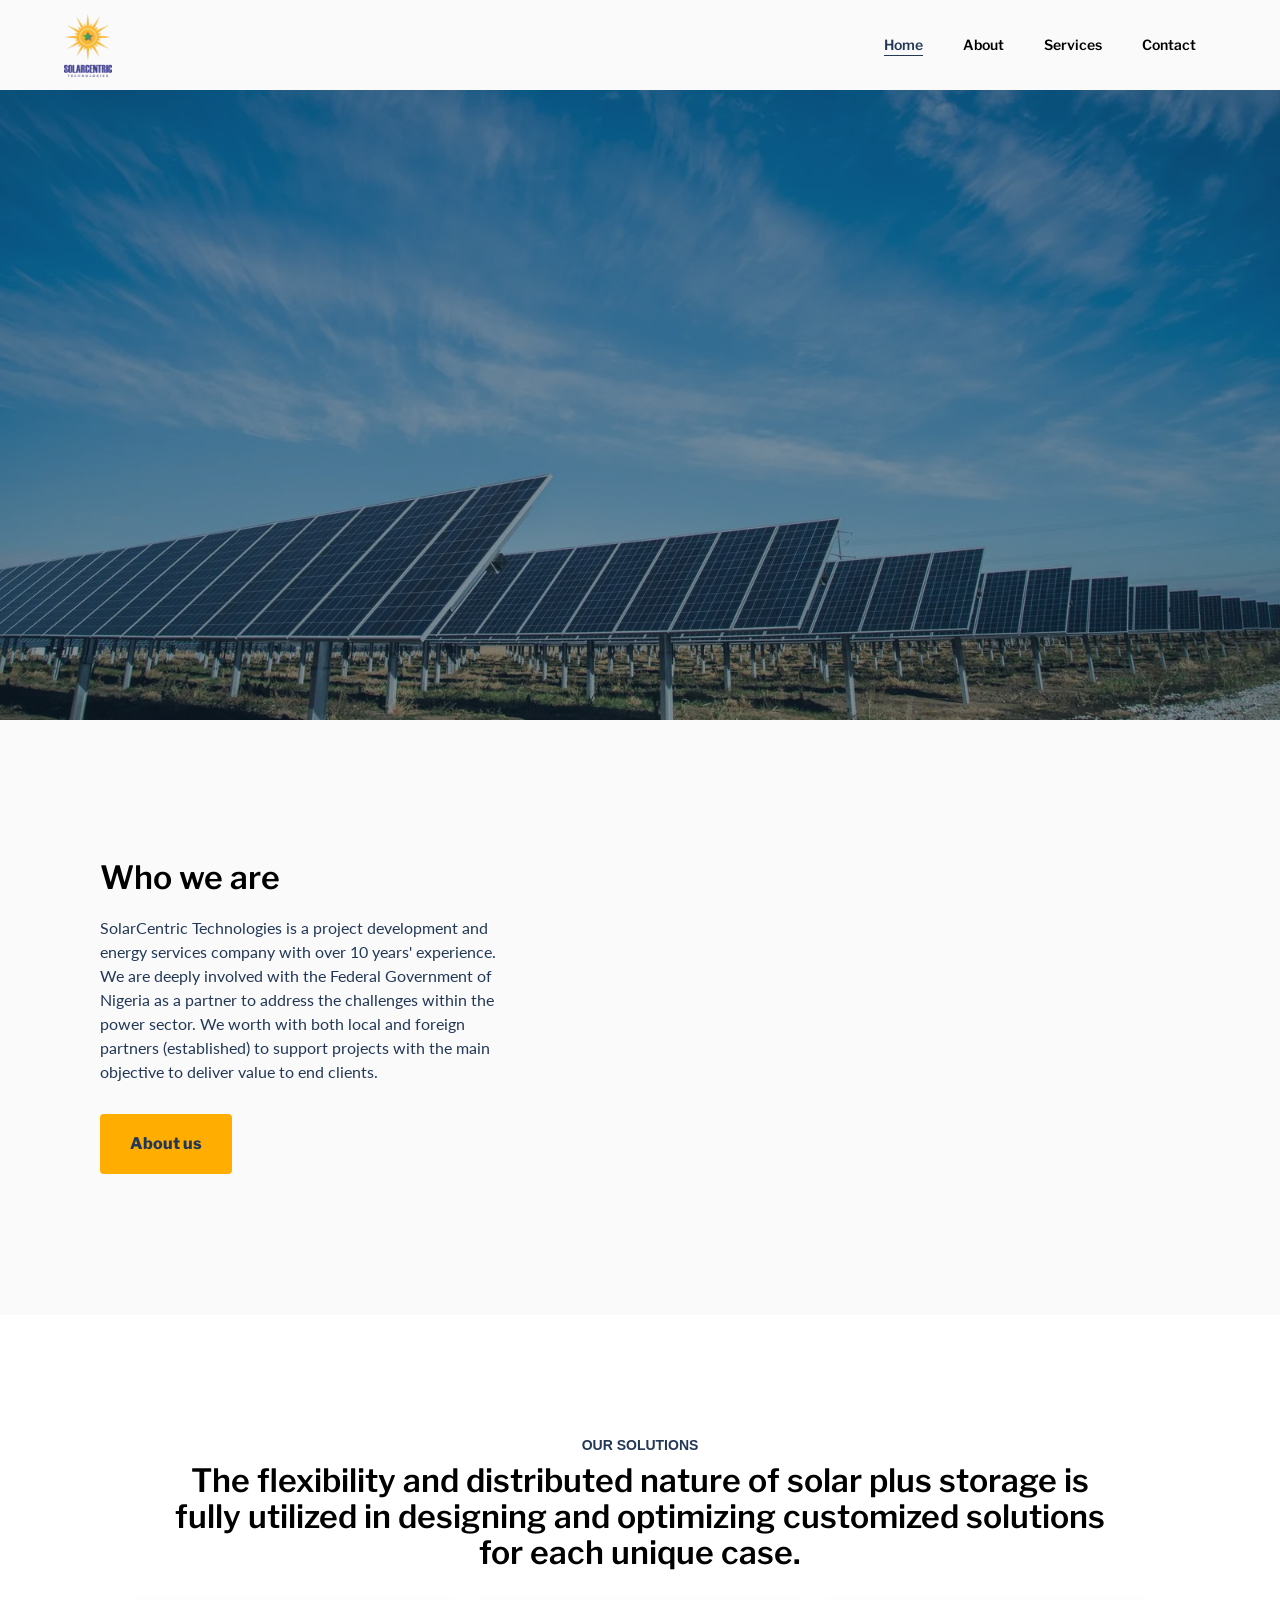
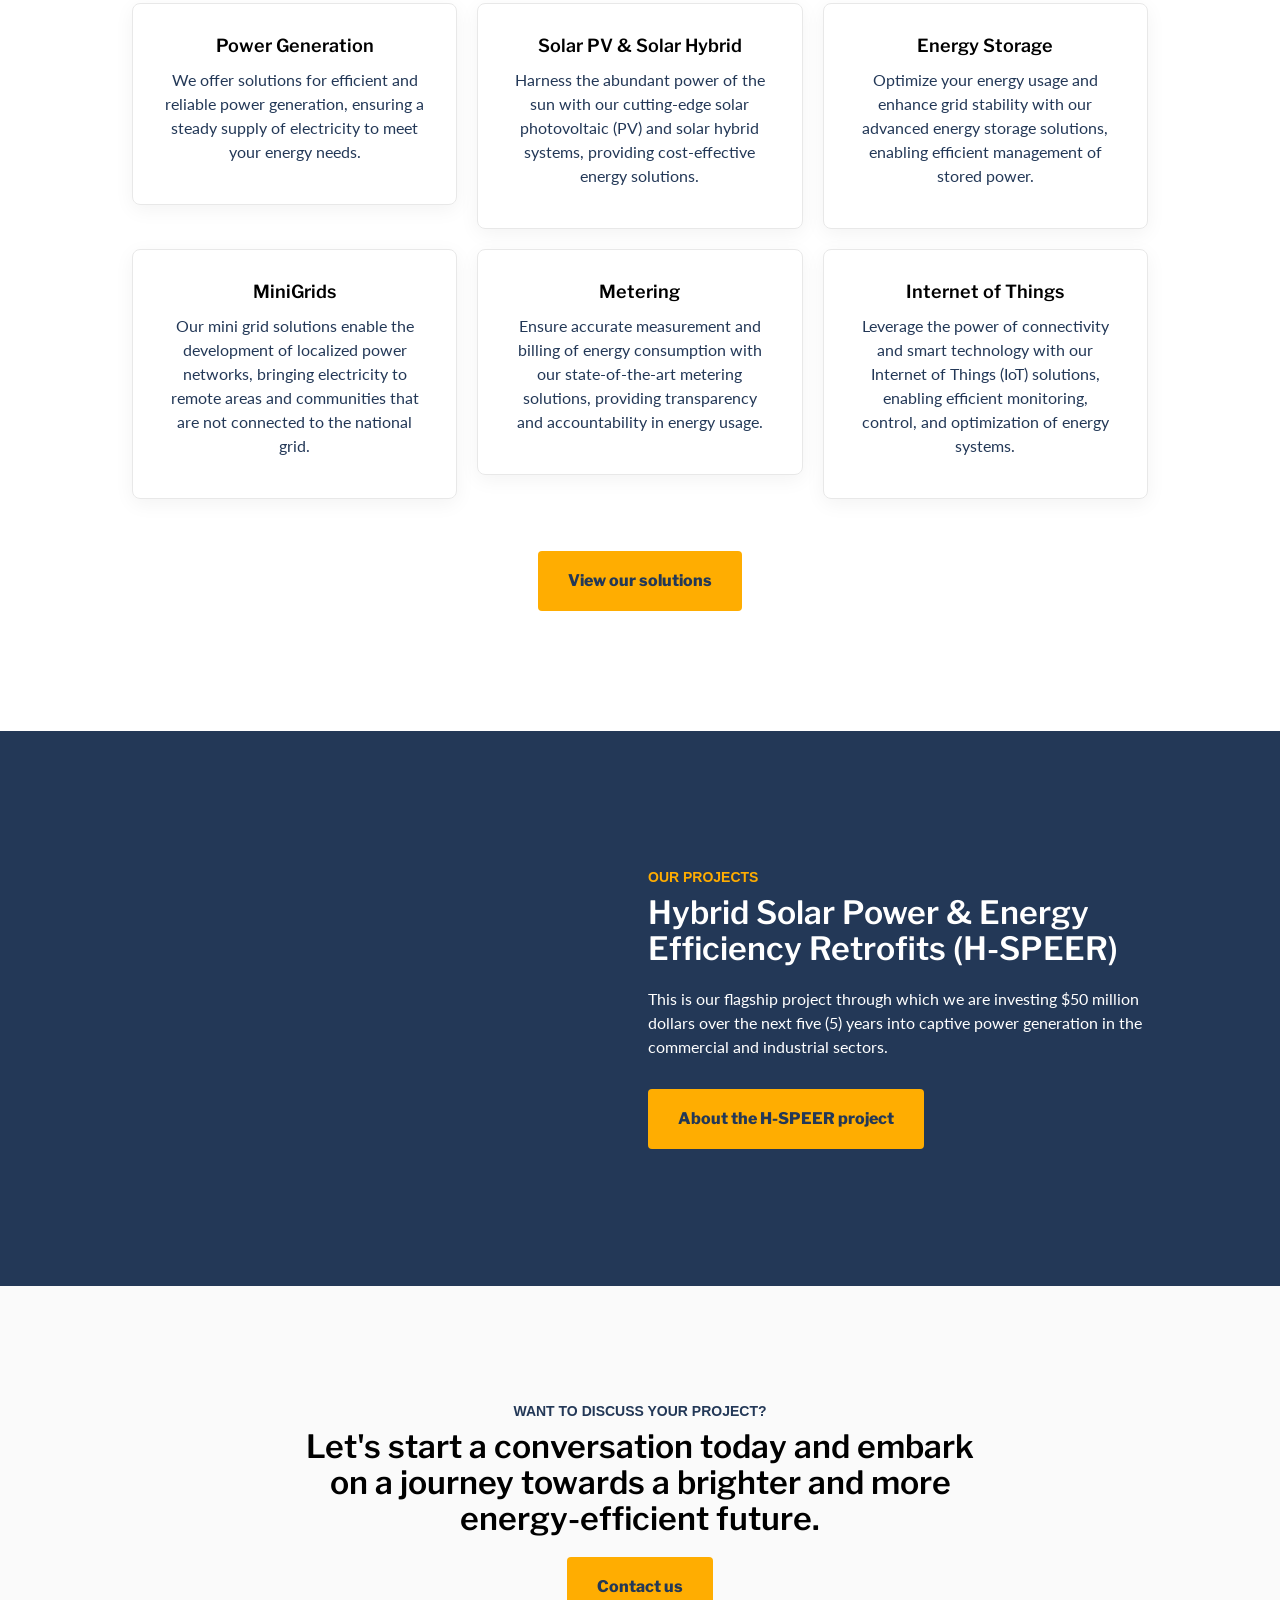
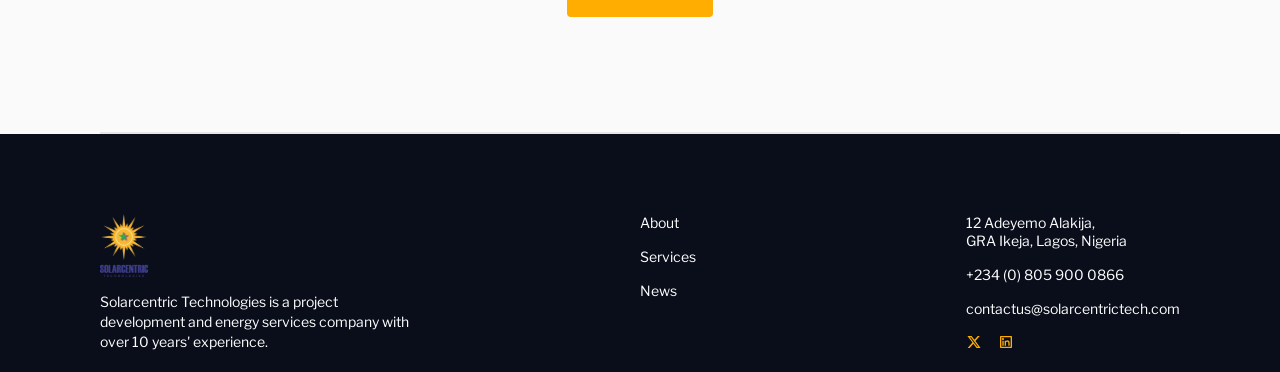
<file: index.html>
<!DOCTYPE html><!--  This site was created in Webflow. https://webflow.com  --><!--  Last Published: Wed Oct 14 2026 22:13:24 GMT+0000 (Coordinated Universal Time)  -->
<html data-wf-page="68290c437614b08886cbe7ee" data-wf-site="68290c437614b08886cbe7b2" lang="en">
<head>
  <meta charset="utf-8">
  <title>Solarcentric Technologies | Solar &amp; Energy Solutions in Nigeria</title>
  <meta content="width=device-width, initial-scale=1" name="viewport">
  <meta content="Webflow" name="generator">
  <script type="text/javascript">!function(o,c){var n=c.documentElement,t=" w-mod-";n.className+=t+"js",("ontouchstart"in o||o.DocumentTouch&&c instanceof DocumentTouch)&&(n.className+=t+"touch")}(window,document);</script>
  <link href="images/favicon.png" rel="shortcut icon" type="image/x-icon">
  <link href="images/webclip.png" rel="apple-touch-icon">
  <style>
  body {
  -moz-font-feature-settings: "liga" on;
  -moz-osx-font-smoothing: grayscale;
  -webkit-font-smoothing: antialiased;
  font-feature-settings: "liga" on;
  text-rendering: optimizeLegibility;
}
</style>

  <meta name="description" content="Solarcentric Technologies develops solar power, energy storage and smart infrastructure projects in Nigeria, with EPC, operations and maintenance services.">
  <link rel="canonical" href="https://solarcentrictech.com/">
  <meta name="robots" content="index, follow">
  <meta property="og:type" content="website"><meta property="og:site_name" content="Solarcentric Technologies">
  <meta property="og:title" content="Solarcentric Technologies | Solar &amp; Energy Solutions in Nigeria"><meta property="og:description" content="Solarcentric Technologies develops solar power, energy storage and smart infrastructure projects in Nigeria, with EPC, operations and maintenance services.">
  <meta property="og:url" content="https://solarcentrictech.com/"><meta property="og:image" content="https://solarcentrictech.com/images/solarcentric-social.jpg">
  <meta property="og:image:width" content="1200"><meta property="og:image:height" content="630"><meta property="og:image:alt" content="Solar power infrastructure">
  <meta name="twitter:card" content="summary_large_image"><meta name="twitter:title" content="Solarcentric Technologies | Solar &amp; Energy Solutions in Nigeria"><meta name="twitter:description" content="Solarcentric Technologies develops solar power, energy storage and smart infrastructure projects in Nigeria, with EPC, operations and maintenance services."><meta name="twitter:image" content="https://solarcentrictech.com/images/solarcentric-social.jpg">
  <link rel="ard" href="/.well-known/ard.json">
  <script type="application/ld+json">{"@context": "https://schema.org", "@graph": [{"@type": "LocalBusiness", "@id": "https://solarcentrictech.com/#business", "name": "Solarcentric Technologies", "url": "https://solarcentrictech.com/", "logo": "https://solarcentrictech.com/images/logo-solarcentric.webp", "image": "https://solarcentrictech.com/images/solarcentric-social.jpg", "telephone": "+2348059000866", "email": "contactus@solarcentrictech.com", "address": {"@type": "PostalAddress", "streetAddress": "12 Adeyemo Alakija Street, Ikeja GRA", "addressLocality": "Lagos", "addressCountry": "NG"}, "sameAs": ["https://x.com/SolarCentricTec", "https://www.linkedin.com/company/solarcentric-technologies/"]}, {"@type": "WebSite", "@id": "https://solarcentrictech.com/#website", "name": "Solarcentric Technologies", "url": "https://solarcentrictech.com/", "publisher": {"@id": "https://solarcentrictech.com/#business"}}, {"@type": "WebPage", "@id": "https://solarcentrictech.com/#webpage", "url": "https://solarcentrictech.com/", "name": "Solarcentric Technologies | Solar & Energy Solutions in Nigeria", "description": "Solarcentric Technologies develops solar power, energy storage and smart infrastructure projects in Nigeria, with EPC, operations and maintenance services.", "isPartOf": {"@id": "https://solarcentrictech.com/#website"}, "about": {"@id": "https://solarcentrictech.com/#business"}}]}</script>
  <link rel="preconnect" href="https://fonts.googleapis.com"><link rel="preconnect" href="https://fonts.gstatic.com" crossorigin>
  <link rel="stylesheet" href="https://fonts.googleapis.com/css2?family=IBM+Plex+Mono&amp;family=Lato:wght@400;700&amp;family=Libre+Franklin:wght@200;400;600;800&amp;display=swap" media="print" onload="this.media='all'">
  <noscript><link rel="stylesheet" href="https://fonts.googleapis.com/css2?family=IBM+Plex+Mono&amp;family=Lato:wght@400;700&amp;family=Libre+Franklin:wght@200;400;600;800&amp;display=swap"></noscript>
<link rel="stylesheet" href="css/site.min.css?v=1f2d3a23bca0">
</head>
<body class="body">
  <a class="skip-link" href="#main-content">Skip to content</a>

  <div data-collapse="medium" data-animation="default" data-duration="400" data-easing="ease-out" data-easing2="ease-out" role="banner" class="navigation w-nav">
    <div class="navigation-container">
      <a href="/" aria-current="page" class="logo w-inline-block w--current"><img src="images/logo-solarcentric.webp" alt="Solarcentric Technologies home" class="logo-image" width="112" height="147"></a>
      <nav role="navigation" class="nav-menu w-nav-menu">
        <a href="/" aria-current="page" class="nav-link w-nav-link w--current">Home</a>
        <a href="/about" class="nav-link w-nav-link">About</a>
        <a href="/services" class="nav-link w-nav-link">Services</a>
        <a href="/contact" class="nav-link w-nav-link">Contact</a>
      </nav>
      <div class="menu-button w-nav-button" aria-label="Open navigation menu">
        <div class="icon-2 w-icon-nav-menu"></div>
      </div>
    </div>
  </div>
  <main id="main-content">
  <div class="header"><img class="hero-visual" src="images/american-public-power-association-XGAZzyLzn18-unsplash-p-800.webp" srcset="images/american-public-power-association-XGAZzyLzn18-unsplash-p-500.webp 500w, images/american-public-power-association-XGAZzyLzn18-unsplash-p-800.webp 800w, images/american-public-power-association-XGAZzyLzn18-unsplash-p-1080.webp 1080w, images/american-public-power-association-XGAZzyLzn18-unsplash-p-1600.webp 1600w, images/american-public-power-association-XGAZzyLzn18-unsplash-p-2000.webp 2000w" sizes="100vw" width="1600" height="1067" alt="" fetchpriority="high" decoding="async">
    <div class="header-content">
      <h1 data-w-id="b777ef2d-ac03-cea3-ccc5-52beeee5222a" style="-webkit-transform:translate3d(0, 40PX, 0) scale3d(1, 1, 1) rotateX(-50DEG) rotateY(0) rotateZ(0) skew(0, 0);-moz-transform:translate3d(0, 40PX, 0) scale3d(1, 1, 1) rotateX(-50DEG) rotateY(0) rotateZ(0) skew(0, 0);-ms-transform:translate3d(0, 40PX, 0) scale3d(1, 1, 1) rotateX(-50DEG) rotateY(0) rotateZ(0) skew(0, 0);transform:translate3d(0, 40PX, 0) scale3d(1, 1, 1) rotateX(-50DEG) rotateY(0) rotateZ(0) skew(0, 0);transform-style:preserve-3d;opacity:0" class="h1">Welcome to Solarcentric Technologies</h1>
    </div>
  </div>
  <div class="premium is-home">
    <div class="container">
      <div class="row">
        <div class="_2-row-text is-flex">
          <h2 class="h2 cc-2-rows"><span class="text-span">Who we are</span></h2>
          <p class="paragraph cc-gray">SolarCentric Technologies is a project development and energy services company with over 10 years&#x27; experience. We are deeply involved with the Federal Government of Nigeria as a partner to address the challenges within the power sector. We worth with both local and foreign partners (established) to support projects with the main objective to deliver value to end clients.</p>
          <a href="/about" class="button w-button">About us</a>
        </div>
        <div class="_2-row-image cc-row-spacing"><img src="images/Solar-Panels-1.webp" sizes="(max-width: 767px) calc(100vw - 60px), (max-width: 1230px) 50vw, 585px" srcset="images/Solar-Panels-1-p-500.webp 500w, images/Solar-Panels-1-p-800.webp 800w, images/Solar-Panels-1.webp 1024w" alt="Solar Panels Installation" class="max-width-full" width="1024" height="683" loading="lazy" decoding="async"></div>
      </div>
    </div>
  </div>
  <div class="features">
    <div class="container">
      <div>
        <div class="tagline text-align-center">OUR SOLUTIONS</div>
        <div class="max-width-940 align-center">
          <h2 class="h2 text-align-center"><span class="text-span">The flexibility and distributed nature of solar plus storage is fully utilized in designing and optimizing customized solutions for each unique case.</span><br></h2>
        </div>
      </div>
      <div class="padding padding-medium">
        <div class="collection-list">
          <div class="collection-item">
            <div class="feature-item-container">
              <h3 class="h3">Power Generation</h3>
              <p class="paragraph cc-gray">We offer solutions for efficient and reliable power generation, ensuring a steady supply of electricity to meet your energy needs.</p>
            </div>
          </div>
          <div class="collection-item">
            <div class="feature-item-container">
              <h3 class="h3">Solar PV &amp; Solar Hybrid</h3>
              <p class="paragraph cc-gray">Harness the abundant power of the sun with our cutting-edge solar photovoltaic (PV) and solar hybrid systems, providing cost-effective energy solutions.</p>
            </div>
          </div>
          <div class="collection-item">
            <div class="feature-item-container">
              <h3 class="h3">Energy Storage</h3>
              <p class="paragraph cc-gray">Optimize your energy usage and enhance grid stability with our advanced energy storage solutions, enabling efficient management of stored power.</p>
            </div>
          </div>
          <div class="collection-item">
            <div class="feature-item-container">
              <h3 class="h3">MiniGrids</h3>
              <p class="paragraph cc-gray">Our mini grid solutions enable the development of localized power networks, bringing electricity to remote areas and communities that are not connected to the national grid.</p>
            </div>
          </div>
          <div class="collection-item">
            <div class="feature-item-container">
              <h3 class="h3">Metering</h3>
              <p class="paragraph cc-gray">Ensure accurate measurement and billing of energy consumption with our state-of-the-art metering solutions, providing transparency and accountability in energy usage.</p>
            </div>
          </div>
          <div class="collection-item">
            <div class="feature-item-container">
              <h3 class="h3">Internet of Things</h3>
              <p class="paragraph cc-gray">Leverage the power of connectivity and smart technology with our Internet of Things (IoT) solutions, enabling efficient monitoring, control, and optimization of energy systems.</p>
            </div>
          </div>
        </div>
      </div>
      <div class="max-width-240 align-center">
        <a href="/services" class="button no-margin w-button">View our solutions</a>
      </div>
    </div>
  </div>
  <div class="premium dark-blue-background">
    <div class="container">
      <div class="row">
        <div class="_2-row-text is-flex"><img src="images/mariana-proenca-GXiHwHkIdVs-unsplash.webp" sizes="(max-width: 767px) calc(100vw - 60px), (max-width: 1230px) 50vw, 585px" srcset="images/mariana-proenca-GXiHwHkIdVs-unsplash-p-500.webp 500w, images/mariana-proenca-GXiHwHkIdVs-unsplash-p-800.webp 800w, images/mariana-proenca-GXiHwHkIdVs-unsplash-p-1080.webp 1080w, images/mariana-proenca-GXiHwHkIdVs-unsplash-p-1600.webp 1600w, images/mariana-proenca-GXiHwHkIdVs-unsplash-p-2000.webp 2000w, images/mariana-proenca-GXiHwHkIdVs-unsplash-p-2600.webp 2600w, images/mariana-proenca-GXiHwHkIdVs-unsplash-p-3200.webp 3200w, images/mariana-proenca-GXiHwHkIdVs-unsplash.webp 3648w" alt="Solar Grid Installation" class="max-width-full" width="3648" height="2736" loading="lazy" decoding="async"></div>
        <div class="_2-row-image cc-row-spacing">
          <div class="tagline">OUR PROJECTS</div>
          <h2 class="h2 cc-2-rows"><span class="text-span cc-white-text">Hybrid Solar Power &amp; Energy Efficiency Retrofits (H-SPEER)</span></h2>
          <p class="paragraph">This is our flagship project through which we are investing $50 million dollars over the next five (5) years into captive power generation in the commercial and industrial sectors.</p>
          <a href="https://drive.google.com/file/d/1yP5GXPsOFuOVN8bc1WNvxm41NVcjcriB/view?usp=sharing" target="_blank" class="button w-button" rel="noopener noreferrer">About the H-SPEER project</a>
        </div>
      </div>
    </div>
  </div>
  <div class="about">
    <div class="container cc-center">
      <div class="h2-container cc-center">
        <div class="tagline">WANT TO DISCUSS YOUR PROJECT?</div>
        <h2 class="h2 cc-center"><span class="text-span">Let&#x27;s start a conversation today and embark on a journey towards a brighter and more energy-efficient future.</span></h2>
        <a href="/contact" class="button w-button">Contact us</a>
      </div>
    </div>
  </div>
  <div class="separator cc-background-grey">
    <div class="container">
      <div class="line-color"></div>
    </div>
  </div>
  <div class="separator cc-background-grey">
    <div class="container">
      <div class="line-color"></div>
    </div>
  </div>
  </main>
  <footer class="footer">
    <div class="container cc-footer">
      <div class="footer-column cc-footer">
        <a href="/" aria-current="page" class="navigation-logo w-inline-block w--current"><img src="images/logo-solarcentric.webp" alt="Solarcentric Technologies home" class="logo-image" width="112" height="147"></a>
        <div class="max-width-320">
          <div class="text-footer-credits">Solarcentric Technologies is a project development and energy services company with over 10 years&#x27; experience.</div>
        </div>
      </div>
      <div class="footer-column">
        <div class="footer-links-list">
          <a href="/about" class="link-footer">About</a>
          <a href="/services" class="link-footer">Services</a>
          <a href="https://x.com/SolarCentricTec" target="_blank" class="link-footer" aria-label="Solarcentric Technologies on X" rel="noopener noreferrer">News</a>
        </div>
        <div class="footer-links-list">
          <a href="https://www.google.com/maps/search/?api=1&amp;query=12+Adeyemo+Alakija+Street+Ikeja+GRA+Lagos" class="link-footer">12 Adeyemo Alakija,<br>GRA Ikeja, Lagos, Nigeria</a>
          <a href="tel:+2348059000866" class="link-footer">+234 (0) 805 900 0866</a>
          <a href="mailto:contactus@solarcentrictech.com" class="link-footer">contactus@solarcentrictech.com</a>
          <div class="flex-display">
            <a href="https://x.com/SolarCentricTec" target="_blank" class="w-inline-block" aria-label="Solarcentric Technologies on X" rel="noopener noreferrer">
              <div class="icon-embed-small is-small w-embed"><svg xmlns="http://www.w3.org/2000/svg" viewbox="0 0 24 24" fill="currentColor">
                  <path d="M17.6874 3.0625L12.6907 8.77425L8.37045 3.0625H2.11328L9.58961 12.8387L2.50378 20.9375H5.53795L11.0068 14.6886L15.7863 20.9375H21.8885L14.095 10.6342L20.7198 3.0625H17.6874ZM16.6232 19.1225L5.65436 4.78217H7.45745L18.3034 19.1225H16.6232Z"></path>
                </svg></div>
            </a>
            <a href="https://www.linkedin.com/company/solarcentric-technologies/" target="_blank" class="w-inline-block" aria-label="Solarcentric Technologies on LinkedIn" rel="noopener noreferrer">
              <div class="icon-embed-small is-small w-embed"><svg xmlns="http://www.w3.org/2000/svg" viewbox="0 0 24 24" fill="currentColor">
                  <path d="M4.00098 3H20.001C20.5533 3 21.001 3.44772 21.001 4V20C21.001 20.5523 20.5533 21 20.001 21H4.00098C3.44869 21 3.00098 20.5523 3.00098 20V4C3.00098 3.44772 3.44869 3 4.00098 3ZM5.00098 5V19H19.001V5H5.00098ZM7.50098 9C6.67255 9 6.00098 8.32843 6.00098 7.5C6.00098 6.67157 6.67255 6 7.50098 6C8.3294 6 9.00098 6.67157 9.00098 7.5C9.00098 8.32843 8.3294 9 7.50098 9ZM6.50098 10H8.50098V17.5H6.50098V10ZM12.001 10.4295C12.5854 9.86534 13.2665 9.5 14.001 9.5C16.072 9.5 17.501 11.1789 17.501 13.25V17.5H15.501V13.25C15.501 12.2835 14.7175 11.5 13.751 11.5C12.7845 11.5 12.001 12.2835 12.001 13.25V17.5H10.001V10H12.001V10.4295Z"></path>
                </svg></div>
            </a>
          </div>
        </div>
      </div>
    </div>
  </footer>
  <script src="https://d3e54v103j8qbb.cloudfront.net/js/jquery-3.5.1.min.dc5e7f18c8.js?site=68290c437614b08886cbe7b2" type="text/javascript" integrity="sha256-9/aliU8dGd2tb6OSsuzixeV4y/faTqgFtohetphbbj0=" crossorigin="anonymous" defer></script>
  <script src="js/webflow.js?v=a73e25f105d5" type="text/javascript" defer></script>
</body>
</html>
</file>
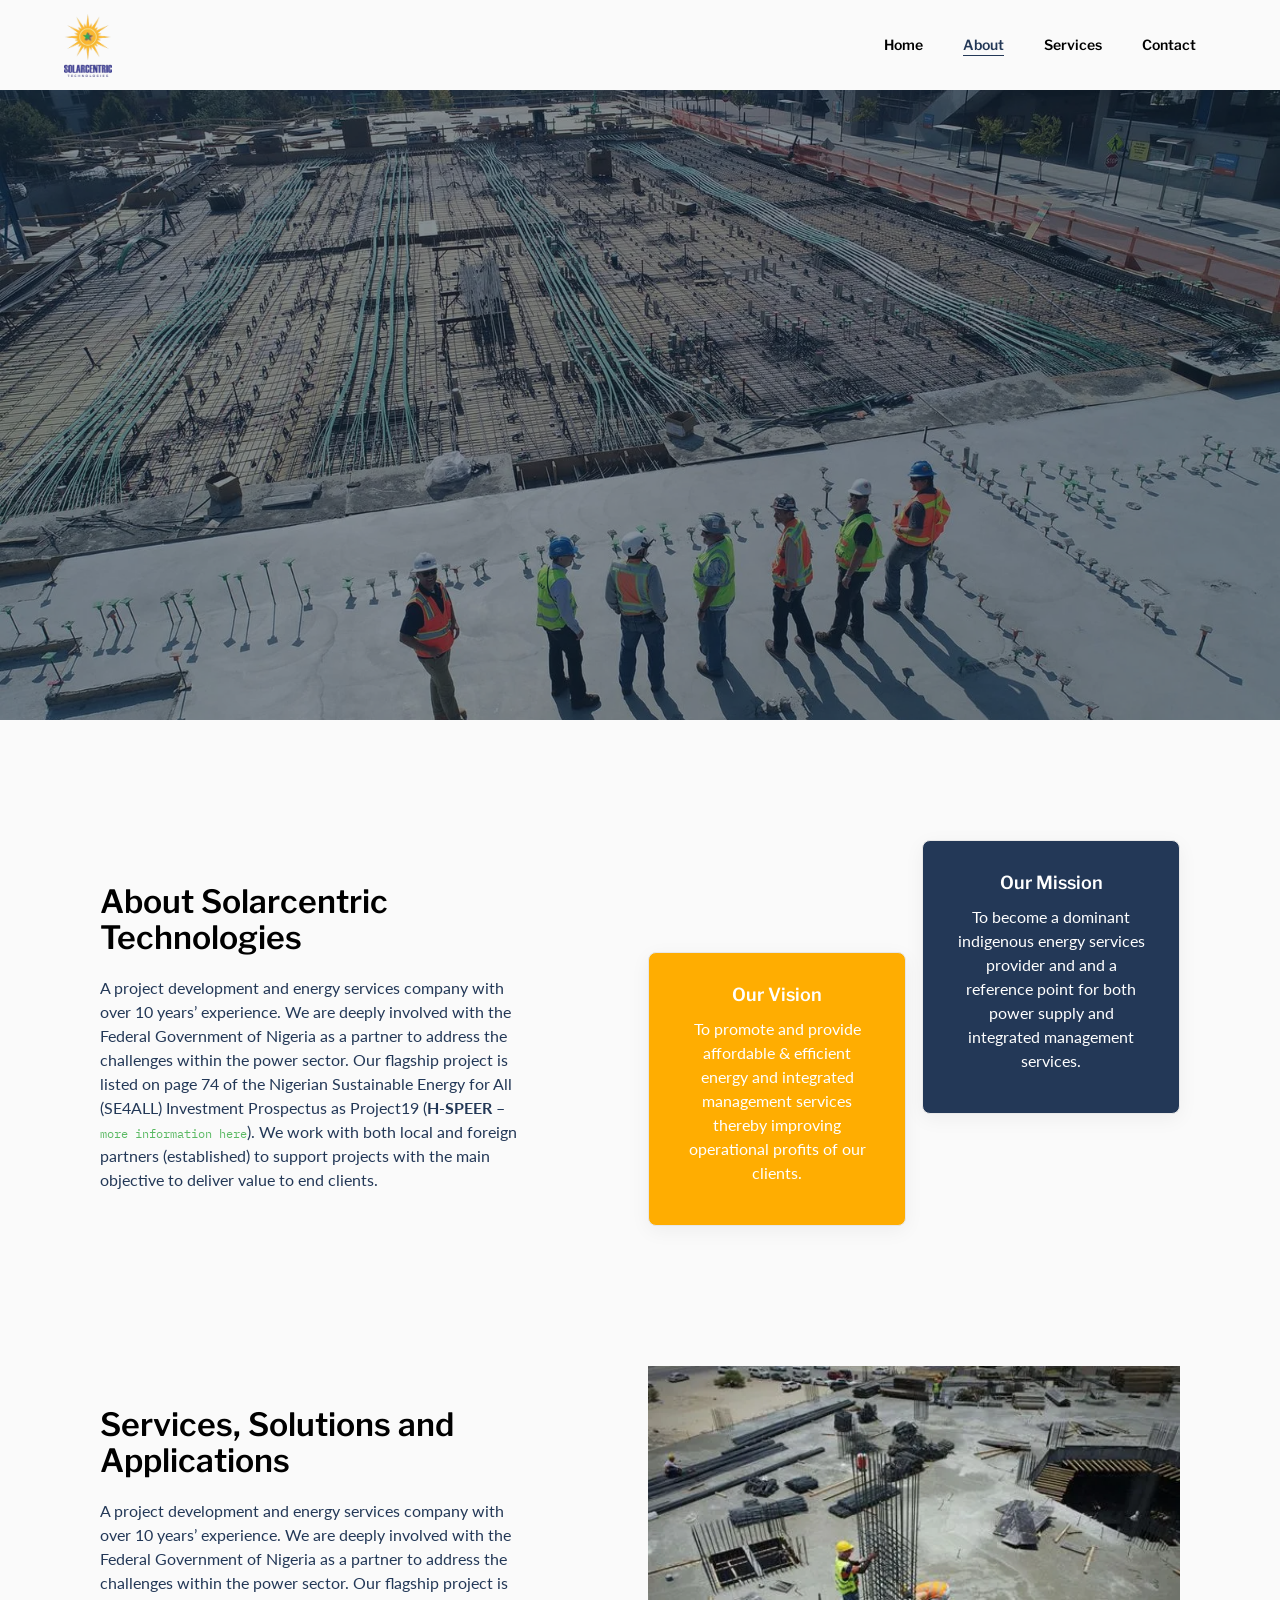
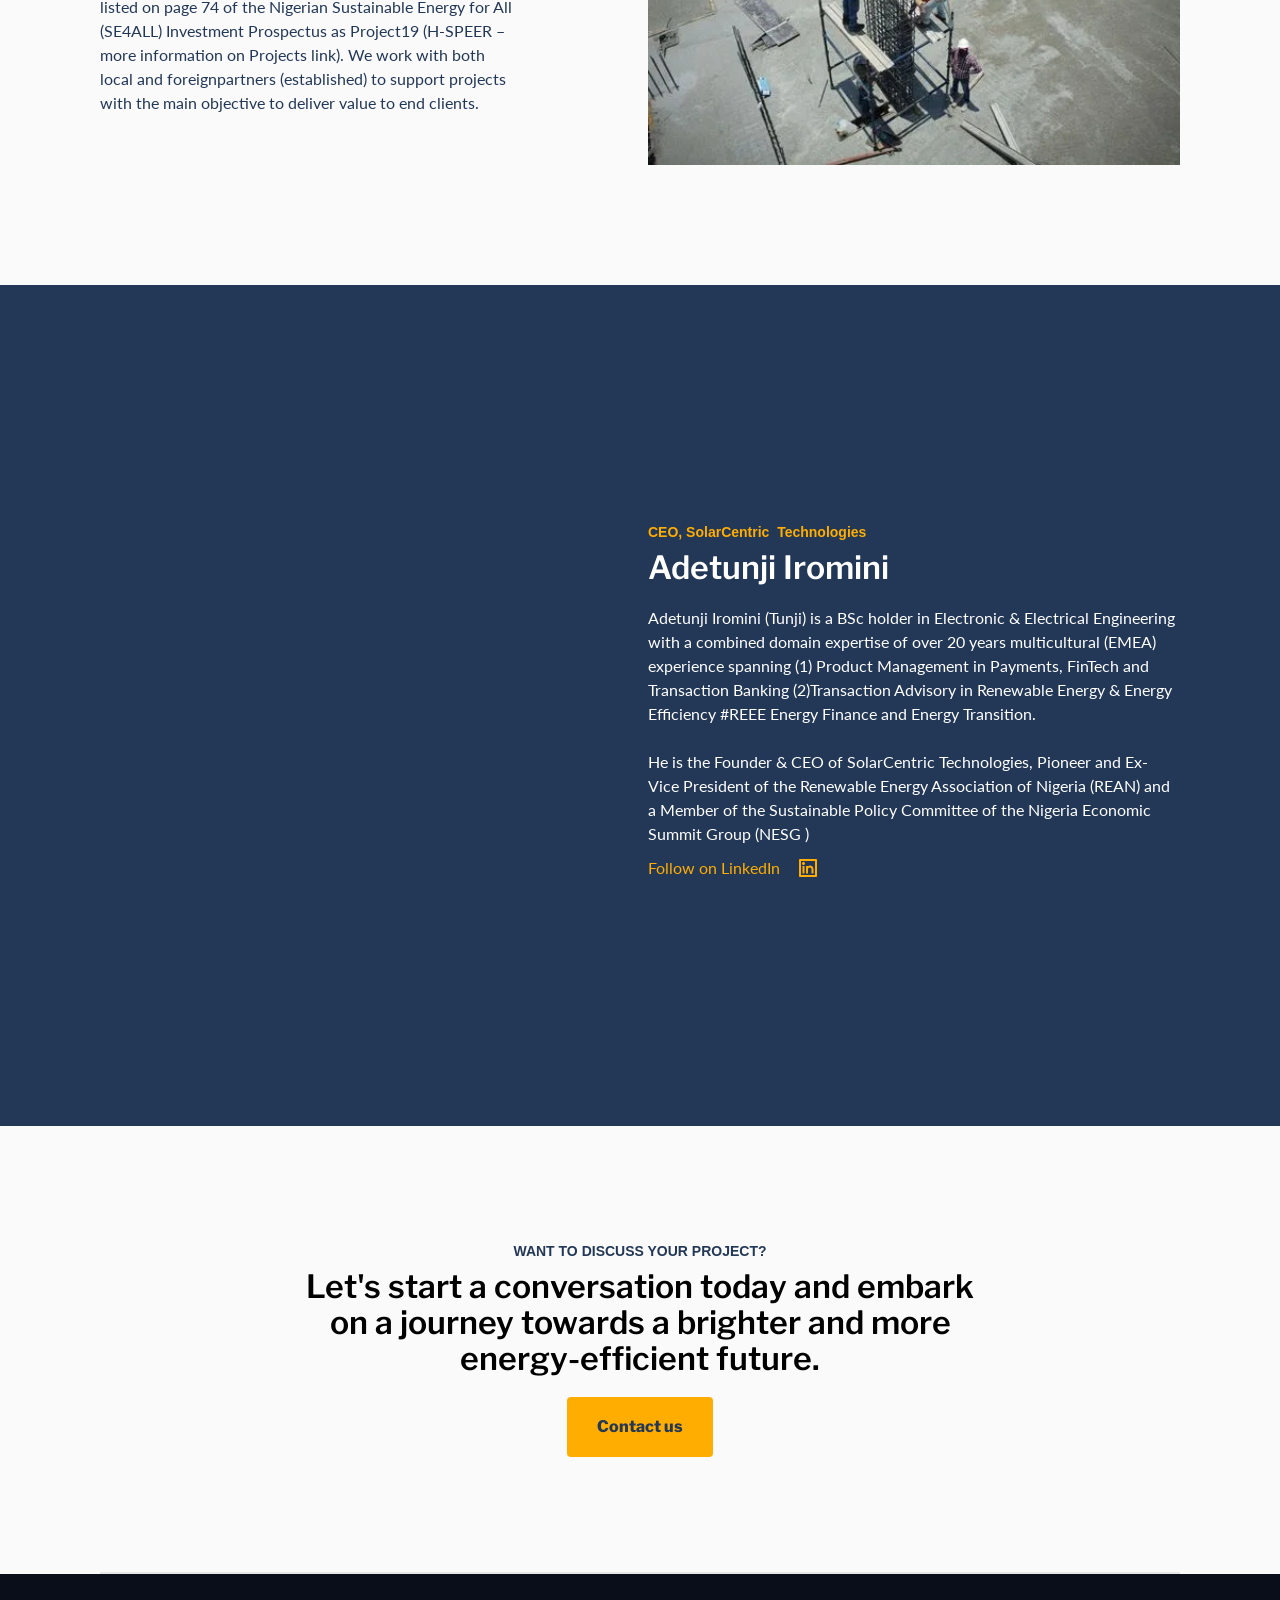
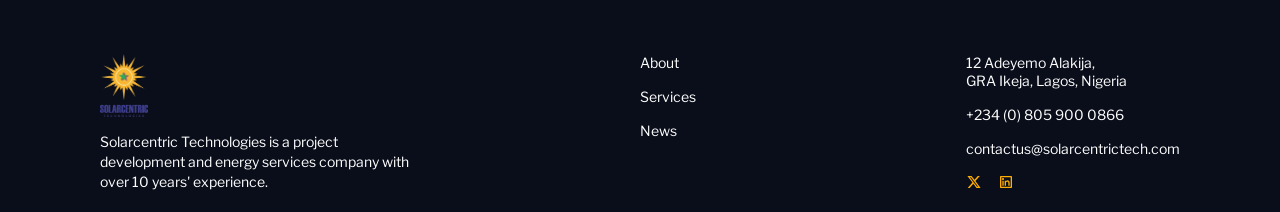
<file: about.html>
<!DOCTYPE html><!--  This site was created in Webflow. https://webflow.com  --><!--  Last Published: Wed Oct 14 2026 22:13:24 GMT+0000 (Coordinated Universal Time)  -->
<html data-wf-page="6829dfc7a9783436ee3948b1" data-wf-site="68290c437614b08886cbe7b2" lang="en">
<head>
  <meta charset="utf-8">
  <title>About Solarcentric Technologies | Energy Project Development</title>
  <meta content="width=device-width, initial-scale=1" name="viewport">
  <meta content="Webflow" name="generator">
  <script type="text/javascript">!function(o,c){var n=c.documentElement,t=" w-mod-";n.className+=t+"js",("ontouchstart"in o||o.DocumentTouch&&c instanceof DocumentTouch)&&(n.className+=t+"touch")}(window,document);</script>
  <link href="images/favicon.png" rel="shortcut icon" type="image/x-icon">
  <link href="images/webclip.png" rel="apple-touch-icon">
  <style>
  body {
  -moz-font-feature-settings: "liga" on;
  -moz-osx-font-smoothing: grayscale;
  -webkit-font-smoothing: antialiased;
  font-feature-settings: "liga" on;
  text-rendering: optimizeLegibility;
}
</style>

  <meta name="description" content="Learn about Solarcentric Technologies, our team and our approach to developing renewable energy, energy storage and smart infrastructure projects in Nigeria.">
  <link rel="canonical" href="https://solarcentrictech.com/about">
  <meta name="robots" content="index, follow">
  <meta property="og:type" content="website"><meta property="og:site_name" content="Solarcentric Technologies">
  <meta property="og:title" content="About Solarcentric Technologies | Energy Project Development"><meta property="og:description" content="Learn about Solarcentric Technologies, our team and our approach to developing renewable energy, energy storage and smart infrastructure projects in Nigeria.">
  <meta property="og:url" content="https://solarcentrictech.com/about"><meta property="og:image" content="https://solarcentrictech.com/images/solarcentric-social.jpg">
  <meta property="og:image:width" content="1200"><meta property="og:image:height" content="630"><meta property="og:image:alt" content="Solar power infrastructure">
  <meta name="twitter:card" content="summary_large_image"><meta name="twitter:title" content="About Solarcentric Technologies | Energy Project Development"><meta name="twitter:description" content="Learn about Solarcentric Technologies, our team and our approach to developing renewable energy, energy storage and smart infrastructure projects in Nigeria."><meta name="twitter:image" content="https://solarcentrictech.com/images/solarcentric-social.jpg">
  <link rel="ard" href="/.well-known/ard.json">
  <script type="application/ld+json">{"@context": "https://schema.org", "@graph": [{"@type": "LocalBusiness", "@id": "https://solarcentrictech.com/#business", "name": "Solarcentric Technologies", "url": "https://solarcentrictech.com/", "logo": "https://solarcentrictech.com/images/logo-solarcentric.webp", "image": "https://solarcentrictech.com/images/solarcentric-social.jpg", "telephone": "+2348059000866", "email": "contactus@solarcentrictech.com", "address": {"@type": "PostalAddress", "streetAddress": "12 Adeyemo Alakija Street, Ikeja GRA", "addressLocality": "Lagos", "addressCountry": "NG"}, "sameAs": ["https://x.com/SolarCentricTec", "https://www.linkedin.com/company/solarcentric-technologies/"]}, {"@type": "WebSite", "@id": "https://solarcentrictech.com/#website", "name": "Solarcentric Technologies", "url": "https://solarcentrictech.com/", "publisher": {"@id": "https://solarcentrictech.com/#business"}}, {"@type": "AboutPage", "@id": "https://solarcentrictech.com/about#webpage", "url": "https://solarcentrictech.com/about", "name": "About Solarcentric Technologies | Energy Project Development", "description": "Learn about Solarcentric Technologies, our team and our approach to developing renewable energy, energy storage and smart infrastructure projects in Nigeria.", "isPartOf": {"@id": "https://solarcentrictech.com/#website"}, "about": {"@id": "https://solarcentrictech.com/#business"}}, {"@type": "BreadcrumbList", "itemListElement": [{"@type": "ListItem", "position": 1, "name": "Home", "item": "https://solarcentrictech.com/"}, {"@type": "ListItem", "position": 2, "name": "About", "item": "https://solarcentrictech.com/about"}]}]}</script>
  <link rel="preconnect" href="https://fonts.googleapis.com"><link rel="preconnect" href="https://fonts.gstatic.com" crossorigin>
  <link rel="stylesheet" href="https://fonts.googleapis.com/css2?family=IBM+Plex+Mono&amp;family=Lato:wght@400;700&amp;family=Libre+Franklin:wght@200;400;600;800&amp;display=swap" media="print" onload="this.media='all'">
  <noscript><link rel="stylesheet" href="https://fonts.googleapis.com/css2?family=IBM+Plex+Mono&amp;family=Lato:wght@400;700&amp;family=Libre+Franklin:wght@200;400;600;800&amp;display=swap"></noscript>
<link rel="stylesheet" href="css/site.min.css?v=1f2d3a23bca0">
</head>
<body class="body">
  <a class="skip-link" href="#main-content">Skip to content</a>

  <div data-collapse="medium" data-animation="default" data-duration="400" data-easing="ease-out" data-easing2="ease-out" role="banner" class="navigation w-nav">
    <div class="navigation-container">
      <a href="/" class="logo w-inline-block"><img src="images/logo-solarcentric.webp" alt="Solarcentric Technologies home" class="logo-image" width="112" height="147"></a>
      <nav role="navigation" class="nav-menu w-nav-menu">
        <a href="/" class="nav-link w-nav-link">Home</a>
        <a href="/about" aria-current="page" class="nav-link w-nav-link w--current">About</a>
        <a href="/services" class="nav-link w-nav-link">Services</a>
        <a href="/contact" class="nav-link w-nav-link">Contact</a>
      </nav>
      <div class="menu-button w-nav-button" aria-label="Open navigation menu">
        <div class="icon-2 w-icon-nav-menu"></div>
      </div>
    </div>
  </div>
  <main id="main-content">
  <div class="header is-about"><img class="hero-visual" src="images/solarcentric-about-1-p-800.webp" srcset="images/solarcentric-about-1-p-500.webp 500w, images/solarcentric-about-1-p-800.webp 800w, images/solarcentric-about-1-p-1080.webp 1080w, images/solarcentric-about-1-p-1600.webp 1600w" sizes="100vw" width="1600" height="1067" alt="" fetchpriority="high" decoding="async">
    <div class="header-content">
      <h1 data-w-id="b777ef2d-ac03-cea3-ccc5-52beeee5222a" style="-webkit-transform:translate3d(0, 40PX, 0) scale3d(1, 1, 1) rotateX(-50DEG) rotateY(0) rotateZ(0) skew(0, 0);-moz-transform:translate3d(0, 40PX, 0) scale3d(1, 1, 1) rotateX(-50DEG) rotateY(0) rotateZ(0) skew(0, 0);-ms-transform:translate3d(0, 40PX, 0) scale3d(1, 1, 1) rotateX(-50DEG) rotateY(0) rotateZ(0) skew(0, 0);transform:translate3d(0, 40PX, 0) scale3d(1, 1, 1) rotateX(-50DEG) rotateY(0) rotateZ(0) skew(0, 0);transform-style:preserve-3d;opacity:0" class="h1">About us</h1>
    </div>
  </div>
  <div class="premium">
    <div class="container">
      <div class="row">
        <div class="_2-row-text is-flex">
          <h2 class="h2 cc-2-rows"><span class="text-span">About Solarcentric Technologies</span></h2>
          <p class="paragraph cc-gray">A project development and energy services company with over 10 years’ experience. We are deeply involved with the Federal Government of Nigeria as a partner to address the challenges within the power sector. Our flagship project is listed on page 74 of the Nigerian Sustainable Energy for All (SE4ALL) Investment Prospectus as Project19 (<strong>H-SPEER</strong> – <a href="https://drive.google.com/file/d/1yP5GXPsOFuOVN8bc1WNvxm41NVcjcriB/view?usp=sharing" target="_blank" class="link" rel="noopener noreferrer">more information here</a>). We work with both local and foreign partners (established) to support projects with the main objective to deliver value to end clients.</p>
        </div>
        <div class="flex-display is-vertical-mobile">
          <div class="collection-item full-width offset">
            <div class="feature-item-container bg-yellow">
              <h3 class="h3 text-color-white">Our Vision</h3>
              <p class="paragraph">To promote and provide affordable &amp; efficient energy and integrated management services thereby improving operational profits of our clients.</p>
            </div>
          </div>
          <div class="collection-item full-width">
            <div class="feature-item-container bg-blue">
              <h3 class="h3 text-color-white">Our Mission</h3>
              <p class="paragraph">To become a dominant indigenous energy services provider and and a reference point for both power supply and integrated management services.</p>
            </div>
          </div>
        </div>
      </div>
    </div>
  </div>
  <div class="premium no-padding">
    <div class="container">
      <div class="row">
        <div class="_2-row-text is-flex">
          <h2 class="h2 cc-2-rows"><span class="text-span">Services, Solutions and Applications</span></h2>
          <p class="paragraph cc-gray">A project development and energy services company with over 10 years’ experience. We are deeply involved with the Federal Government of Nigeria as a partner to address the challenges within the power sector. Our flagship project is listed on page 74 of the Nigerian Sustainable Energy for All (SE4ALL) Investment Prospectus as Project19 (H-SPEER – more information on Projects link). We work with both local and foreignpartners (established) to support projects with the main objective to deliver value to end clients.</p>
        </div>
        <div class="flex-display"><img src="images/solarcentric-solutions.jpg" loading="lazy" sizes="(max-width: 767px) calc(100vw - 60px), (max-width: 1230px) 50vw, 585px" srcset="images/solarcentric-solutions-p-500.webp 500w, images/solarcentric-solutions-p-800.webp 800w, images/solarcentric-solutions-p-1080.webp 1080w, images/solarcentric-solutions-p-1600.webp 1600w, images/solarcentric-solutions-p-2000.webp 2000w, images/solarcentric-solutions-p-2600.webp 2600w, images/solarcentric-solutions.jpg 4000w" alt="Engineering, Procurement Construction" class="max-width-full" width="4000" height="3000" loading="lazy" decoding="async"></div>
      </div>
    </div>
  </div>
  <div class="premium dark-blue-background">
    <div class="container">
      <div class="row">
        <div class="_2-row-text is-flex"><img src="images/adetunji-iromini.webp" sizes="(max-width: 767px) calc(100vw - 60px), (max-width: 1230px) 50vw, 585px" srcset="images/adetunji-iromini-p-500.webp 500w, images/adetunji-iromini-p-800.webp 800w, images/adetunji-iromini-p-1080.webp 1080w, images/adetunji-iromini.webp 1118w" alt="Adetunji Iromini Headshot" class="max-width-full" width="1118" height="1600" loading="lazy" decoding="async"></div>
        <div class="_2-row-image cc-row-spacing">
          <div class="tagline">CEO, SolarCentric  Technologies</div>
          <h2 class="h2 cc-2-rows"><span class="text-span cc-white-text">Adetunji Iromini</span></h2>
          <p class="paragraph">Adetunji Iromini (Tunji) is a BSc holder in Electronic &amp; Electrical Engineering with a combined domain expertise of over 20 years multicultural (EMEA) experience spanning (1) Product Management in Payments, FinTech and Transaction Banking (2)Transaction Advisory in Renewable Energy &amp; Energy Efficiency #REEE Energy Finance and Energy Transition. <br><br>He is the Founder &amp; CEO of SolarCentric Technologies, Pioneer and Ex- Vice President of the Renewable Energy Association of Nigeria (REAN) and a Member of the Sustainable Policy Committee of the Nigeria Economic Summit Group (NESG )</p>
          <div class="flex-display">
            <p class="paragraph text-color-orange">Follow on LinkedIn</p>
            <a href="https://www.linkedin.com/in/detunjiiromini/" target="_blank" class="w-inline-block" rel="noopener noreferrer">
              <div class="icon-embed-small w-embed"><svg xmlns="http://www.w3.org/2000/svg" viewbox="0 0 24 24" fill="currentColor">
                  <path d="M4.00098 3H20.001C20.5533 3 21.001 3.44772 21.001 4V20C21.001 20.5523 20.5533 21 20.001 21H4.00098C3.44869 21 3.00098 20.5523 3.00098 20V4C3.00098 3.44772 3.44869 3 4.00098 3ZM5.00098 5V19H19.001V5H5.00098ZM7.50098 9C6.67255 9 6.00098 8.32843 6.00098 7.5C6.00098 6.67157 6.67255 6 7.50098 6C8.3294 6 9.00098 6.67157 9.00098 7.5C9.00098 8.32843 8.3294 9 7.50098 9ZM6.50098 10H8.50098V17.5H6.50098V10ZM12.001 10.4295C12.5854 9.86534 13.2665 9.5 14.001 9.5C16.072 9.5 17.501 11.1789 17.501 13.25V17.5H15.501V13.25C15.501 12.2835 14.7175 11.5 13.751 11.5C12.7845 11.5 12.001 12.2835 12.001 13.25V17.5H10.001V10H12.001V10.4295Z"></path>
                </svg></div>
              <div class="hide">#</div>
            </a>
          </div>
        </div>
      </div>
    </div>
  </div>
  <div class="about">
    <div class="container cc-center">
      <div class="h2-container cc-center">
        <div class="tagline">WANT TO DISCUSS YOUR PROJECT?</div>
        <h2 class="h2 cc-center"><span class="text-span">Let&#x27;s start a conversation today and embark on a journey towards a brighter and more energy-efficient future.</span></h2>
        <a href="/contact" class="button w-button">Contact us</a>
      </div>
    </div>
  </div>
  <div class="separator cc-background-grey">
    <div class="container">
      <div class="line-color"></div>
    </div>
  </div>
  <div class="separator cc-background-grey">
    <div class="container">
      <div class="line-color"></div>
    </div>
  </div>
  </main>
  <footer class="footer">
    <div class="container cc-footer">
      <div class="footer-column cc-footer">
        <a href="/" class="navigation-logo w-inline-block"><img src="images/logo-solarcentric.webp" alt="Solarcentric Technologies home" class="logo-image" width="112" height="147"></a>
        <div class="max-width-320">
          <div class="text-footer-credits">Solarcentric Technologies is a project development and energy services company with over 10 years&#x27; experience.</div>
        </div>
      </div>
      <div class="footer-column">
        <div class="footer-links-list">
          <a href="/about" aria-current="page" class="link-footer w--current">About</a>
          <a href="/services" class="link-footer">Services</a>
          <a href="https://x.com/SolarCentricTec" target="_blank" class="link-footer" aria-label="Solarcentric Technologies on X" rel="noopener noreferrer">News</a>
        </div>
        <div class="footer-links-list">
          <a href="https://www.google.com/maps/search/?api=1&amp;query=12+Adeyemo+Alakija+Street+Ikeja+GRA+Lagos" class="link-footer">12 Adeyemo Alakija,<br>GRA Ikeja, Lagos, Nigeria</a>
          <a href="tel:+2348059000866" class="link-footer">+234 (0) 805 900 0866</a>
          <a href="mailto:contactus@solarcentrictech.com" class="link-footer">contactus@solarcentrictech.com</a>
          <div class="flex-display">
            <a href="https://x.com/SolarCentricTec" target="_blank" class="w-inline-block" aria-label="Solarcentric Technologies on X" rel="noopener noreferrer">
              <div class="icon-embed-small is-small w-embed"><svg xmlns="http://www.w3.org/2000/svg" viewbox="0 0 24 24" fill="currentColor">
                  <path d="M17.6874 3.0625L12.6907 8.77425L8.37045 3.0625H2.11328L9.58961 12.8387L2.50378 20.9375H5.53795L11.0068 14.6886L15.7863 20.9375H21.8885L14.095 10.6342L20.7198 3.0625H17.6874ZM16.6232 19.1225L5.65436 4.78217H7.45745L18.3034 19.1225H16.6232Z"></path>
                </svg></div>
            </a>
            <a href="https://www.linkedin.com/company/solarcentric-technologies/" target="_blank" class="w-inline-block" aria-label="Solarcentric Technologies on LinkedIn" rel="noopener noreferrer">
              <div class="icon-embed-small is-small w-embed"><svg xmlns="http://www.w3.org/2000/svg" viewbox="0 0 24 24" fill="currentColor">
                  <path d="M4.00098 3H20.001C20.5533 3 21.001 3.44772 21.001 4V20C21.001 20.5523 20.5533 21 20.001 21H4.00098C3.44869 21 3.00098 20.5523 3.00098 20V4C3.00098 3.44772 3.44869 3 4.00098 3ZM5.00098 5V19H19.001V5H5.00098ZM7.50098 9C6.67255 9 6.00098 8.32843 6.00098 7.5C6.00098 6.67157 6.67255 6 7.50098 6C8.3294 6 9.00098 6.67157 9.00098 7.5C9.00098 8.32843 8.3294 9 7.50098 9ZM6.50098 10H8.50098V17.5H6.50098V10ZM12.001 10.4295C12.5854 9.86534 13.2665 9.5 14.001 9.5C16.072 9.5 17.501 11.1789 17.501 13.25V17.5H15.501V13.25C15.501 12.2835 14.7175 11.5 13.751 11.5C12.7845 11.5 12.001 12.2835 12.001 13.25V17.5H10.001V10H12.001V10.4295Z"></path>
                </svg></div>
            </a>
          </div>
        </div>
      </div>
    </div>
  </footer>
  <script src="https://d3e54v103j8qbb.cloudfront.net/js/jquery-3.5.1.min.dc5e7f18c8.js?site=68290c437614b08886cbe7b2" type="text/javascript" integrity="sha256-9/aliU8dGd2tb6OSsuzixeV4y/faTqgFtohetphbbj0=" crossorigin="anonymous" defer></script>
  <script src="js/webflow.js?v=a73e25f105d5" type="text/javascript" defer></script>
</body>
</html>
</file>
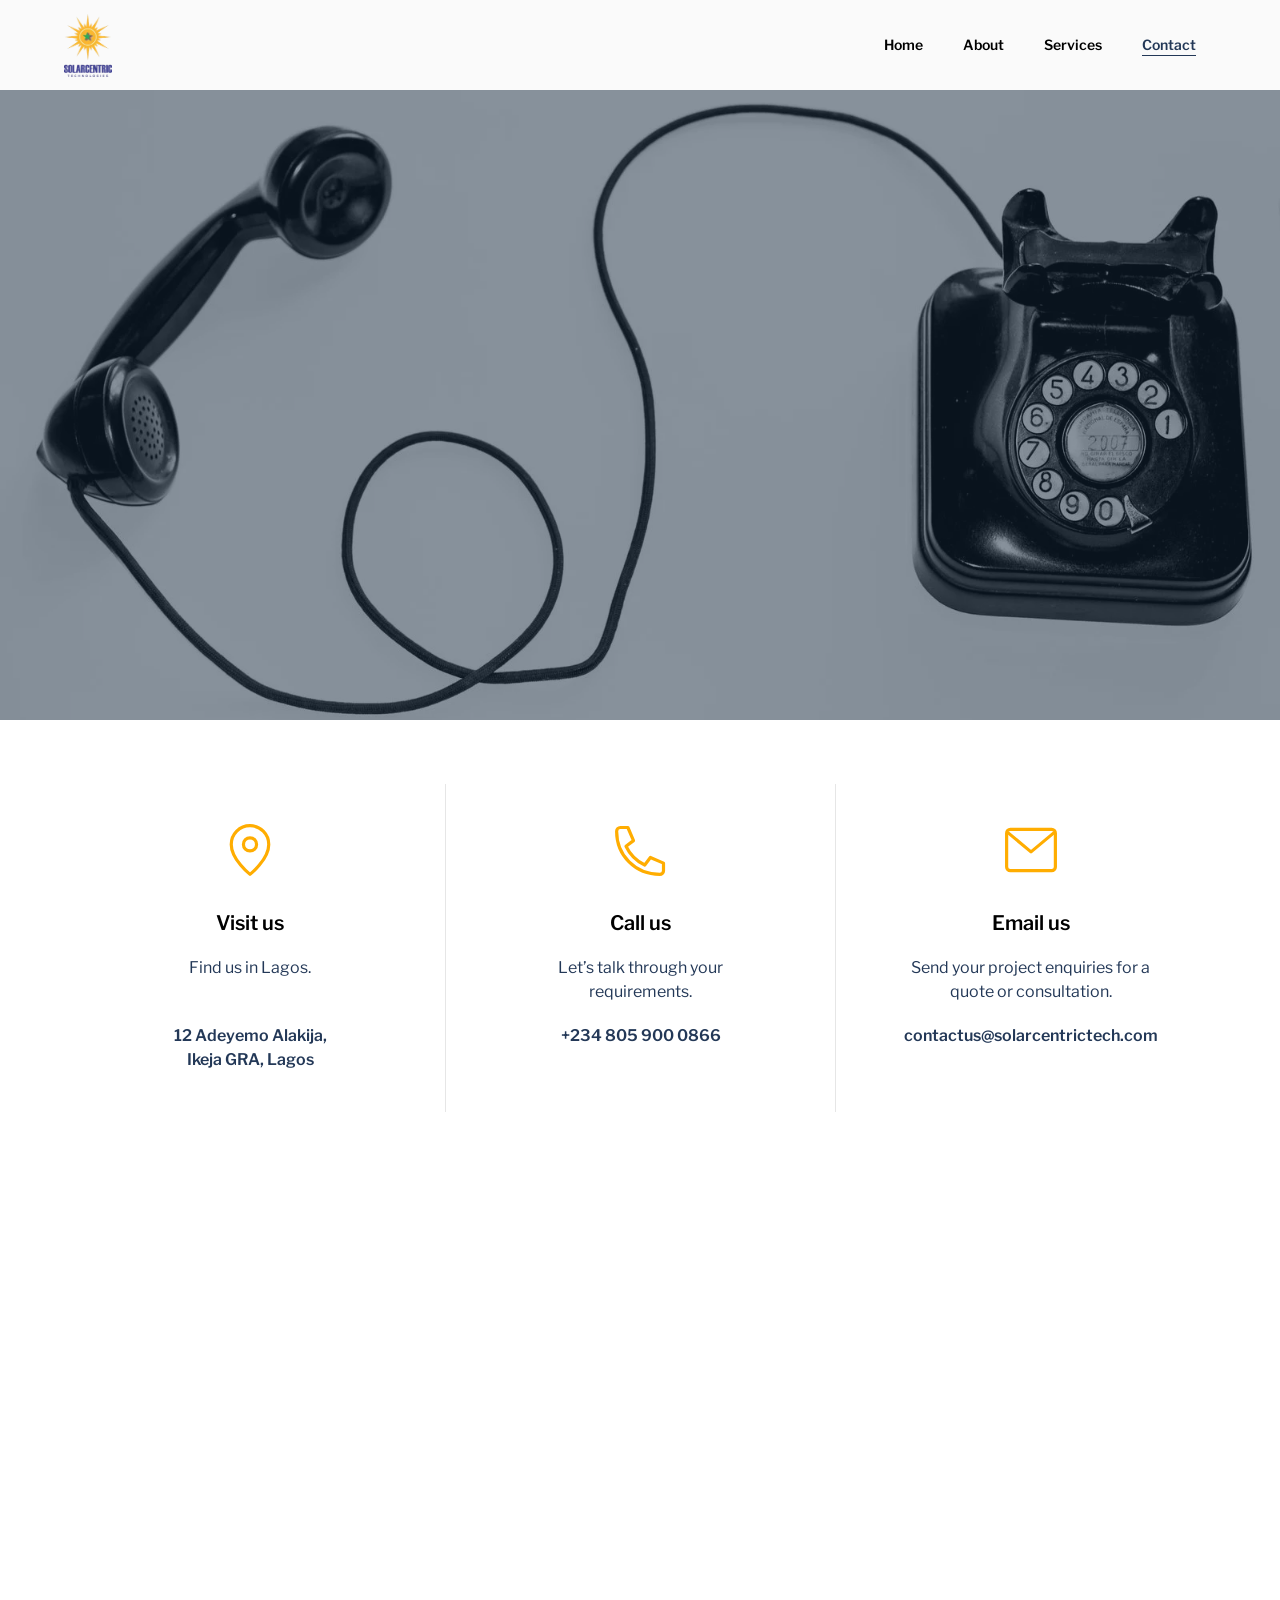
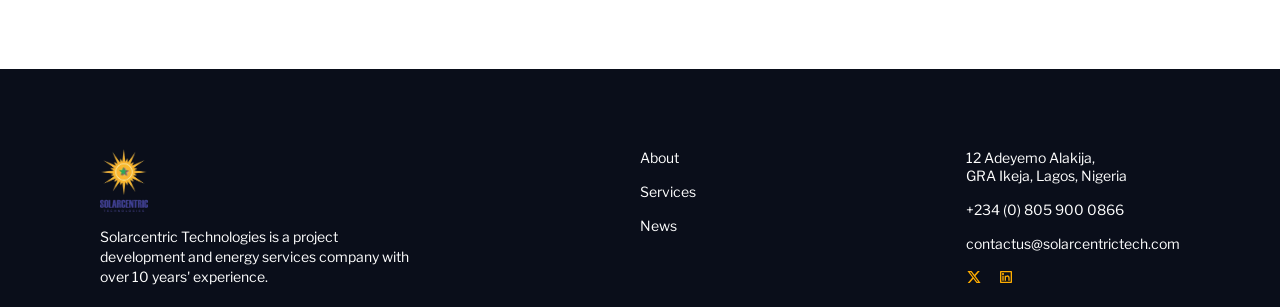
<file: contact.html>
<!DOCTYPE html><!--  This site was created in Webflow. https://webflow.com  --><!--  Last Published: Wed Oct 14 2026 22:13:24 GMT+0000 (Coordinated Universal Time)  -->
<html data-wf-page="6829f98b62b17387d37472dd" data-wf-site="68290c437614b08886cbe7b2" lang="en">
<head>
  <meta charset="utf-8">
  <title>Contact Solarcentric Technologies | Solar Project Enquiries</title>
  <meta content="width=device-width, initial-scale=1" name="viewport">
  <meta content="Webflow" name="generator">
  <link rel="stylesheet" href="css/contact.min.css?v=c8006a0ef4c5">
  <script type="text/javascript">!function(o,c){var n=c.documentElement,t=" w-mod-";n.className+=t+"js",("ontouchstart"in o||o.DocumentTouch&&c instanceof DocumentTouch)&&(n.className+=t+"touch")}(window,document);</script>
  <link href="images/favicon.png" rel="shortcut icon" type="image/x-icon">
  <link href="images/webclip.png" rel="apple-touch-icon">
  <style>
  body {
  -moz-font-feature-settings: "liga" on;
  -moz-osx-font-smoothing: grayscale;
  -webkit-font-smoothing: antialiased;
  font-feature-settings: "liga" on;
  text-rendering: optimizeLegibility;
}
</style>

  <meta name="description" content="Contact Solarcentric Technologies for solar project quotes and consultations. Call +234 805 900 0866, email our team or visit our office in Ikeja GRA, Lagos.">
  <link rel="canonical" href="https://solarcentrictech.com/contact">
  <meta name="robots" content="index, follow">
  <meta property="og:type" content="website"><meta property="og:site_name" content="Solarcentric Technologies">
  <meta property="og:title" content="Contact Solarcentric Technologies | Solar Project Enquiries"><meta property="og:description" content="Contact Solarcentric Technologies for solar project quotes and consultations. Call +234 805 900 0866, email our team or visit our office in Ikeja GRA, Lagos.">
  <meta property="og:url" content="https://solarcentrictech.com/contact"><meta property="og:image" content="https://solarcentrictech.com/images/solarcentric-social.jpg">
  <meta property="og:image:width" content="1200"><meta property="og:image:height" content="630"><meta property="og:image:alt" content="Solar power infrastructure">
  <meta name="twitter:card" content="summary_large_image"><meta name="twitter:title" content="Contact Solarcentric Technologies | Solar Project Enquiries"><meta name="twitter:description" content="Contact Solarcentric Technologies for solar project quotes and consultations. Call +234 805 900 0866, email our team or visit our office in Ikeja GRA, Lagos."><meta name="twitter:image" content="https://solarcentrictech.com/images/solarcentric-social.jpg">
  <link rel="ard" href="/.well-known/ard.json">
  <script type="application/ld+json">{"@context": "https://schema.org", "@graph": [{"@type": "LocalBusiness", "@id": "https://solarcentrictech.com/#business", "name": "Solarcentric Technologies", "url": "https://solarcentrictech.com/", "logo": "https://solarcentrictech.com/images/logo-solarcentric.webp", "image": "https://solarcentrictech.com/images/solarcentric-social.jpg", "telephone": "+2348059000866", "email": "contactus@solarcentrictech.com", "address": {"@type": "PostalAddress", "streetAddress": "12 Adeyemo Alakija Street, Ikeja GRA", "addressLocality": "Lagos", "addressCountry": "NG"}, "sameAs": ["https://x.com/SolarCentricTec", "https://www.linkedin.com/company/solarcentric-technologies/"]}, {"@type": "WebSite", "@id": "https://solarcentrictech.com/#website", "name": "Solarcentric Technologies", "url": "https://solarcentrictech.com/", "publisher": {"@id": "https://solarcentrictech.com/#business"}}, {"@type": "ContactPage", "@id": "https://solarcentrictech.com/contact#webpage", "url": "https://solarcentrictech.com/contact", "name": "Contact Solarcentric Technologies | Solar Project Enquiries", "description": "Contact Solarcentric Technologies for solar project quotes and consultations. Call +234 805 900 0866, email our team or visit our office in Ikeja GRA, Lagos.", "isPartOf": {"@id": "https://solarcentrictech.com/#website"}, "about": {"@id": "https://solarcentrictech.com/#business"}}, {"@type": "BreadcrumbList", "itemListElement": [{"@type": "ListItem", "position": 1, "name": "Home", "item": "https://solarcentrictech.com/"}, {"@type": "ListItem", "position": 2, "name": "Contact", "item": "https://solarcentrictech.com/contact"}]}]}</script>
  <link rel="preconnect" href="https://fonts.googleapis.com"><link rel="preconnect" href="https://fonts.gstatic.com" crossorigin>
  <link rel="stylesheet" href="https://fonts.googleapis.com/css2?family=IBM+Plex+Mono&amp;family=Lato:wght@400;700&amp;family=Libre+Franklin:wght@200;400;600;800&amp;display=swap" media="print" onload="this.media='all'">
  <noscript><link rel="stylesheet" href="https://fonts.googleapis.com/css2?family=IBM+Plex+Mono&amp;family=Lato:wght@400;700&amp;family=Libre+Franklin:wght@200;400;600;800&amp;display=swap"></noscript>
<link rel="stylesheet" href="css/site.min.css?v=1f2d3a23bca0">
</head>
<body class="body">
  <a class="skip-link" href="#main-content">Skip to content</a>

  <div data-collapse="medium" data-animation="default" data-duration="400" data-easing="ease-out" data-easing2="ease-out" role="banner" class="navigation w-nav">
    <div class="navigation-container">
      <a href="/" class="logo w-inline-block"><img src="images/logo-solarcentric.webp" alt="Solarcentric Technologies home" class="logo-image" width="112" height="147"></a>
      <nav role="navigation" class="nav-menu w-nav-menu">
        <a href="/" class="nav-link w-nav-link">Home</a>
        <a href="/about" class="nav-link w-nav-link">About</a>
        <a href="/services" class="nav-link w-nav-link">Services</a>
        <a href="/contact" aria-current="page" class="nav-link w-nav-link w--current">Contact</a>
      </nav>
      <div class="menu-button w-nav-button" aria-label="Open navigation menu">
        <div class="icon-2 w-icon-nav-menu"></div>
      </div>
    </div>
  </div>
  <main id="main-content">
  <header class="header is-contact direct-contact-hero"><img class="hero-visual" src="images/quino-al-xhGMQ_nYWqU-unsplash-p-800.webp" srcset="images/quino-al-xhGMQ_nYWqU-unsplash-p-500.webp 500w, images/quino-al-xhGMQ_nYWqU-unsplash-p-800.webp 800w, images/quino-al-xhGMQ_nYWqU-unsplash-p-1080.webp 1080w, images/quino-al-xhGMQ_nYWqU-unsplash-p-1600.webp 1600w, images/quino-al-xhGMQ_nYWqU-unsplash-p-2000.webp 2000w" sizes="100vw" width="1600" height="1067" alt="" fetchpriority="high" decoding="async">
    <div class="header-content">
      <h1 data-w-id="b777ef2d-ac03-cea3-ccc5-52beeee5222a" style="-webkit-transform:translate3d(0, 40PX, 0) scale3d(1, 1, 1) rotateX(-50DEG) rotateY(0) rotateZ(0) skew(0, 0);-moz-transform:translate3d(0, 40PX, 0) scale3d(1, 1, 1) rotateX(-50DEG) rotateY(0) rotateZ(0) skew(0, 0);-ms-transform:translate3d(0, 40PX, 0) scale3d(1, 1, 1) rotateX(-50DEG) rotateY(0) rotateZ(0) skew(0, 0);transform:translate3d(0, 40PX, 0) scale3d(1, 1, 1) rotateX(-50DEG) rotateY(0) rotateZ(0) skew(0, 0);transform-style:preserve-3d;opacity:0" class="h1">Got a solar project<br>in mind?</h1>
      <p class="direct-contact-intro">Let’s talk about your energy needs.<br>Reach our team by phone or email.</p>
    </div>
  </header>
  <section class="direct-contact" aria-label="Contact our team">
    <div class="direct-contact-inner">
      <div class="direct-contact-options"><a class="direct-contact-option" href="https://www.google.com/maps/search/?api=1&amp;query=12+Adeyemo+Alakija+Street+Ikeja+GRA+Lagos" target="_blank" rel="noopener noreferrer">
 <svg class="direct-contact-icon" xmlns="http://www.w3.org/2000/svg" viewBox="0 0 32 32" fill="none" stroke="currentColor" stroke-width="1.7" stroke-linecap="round" stroke-linejoin="round" aria-hidden="true"><path d="M26 13c0 8-10 16-10 16S6 21 6 13a10 10 0 1 1 20 0Z"/><circle cx="16" cy="13" r="3.5"/></svg>
 <h2>Visit us</h2><p class="direct-contact-note">Find us in Lagos.</p><p class="direct-contact-value">12 Adeyemo Alakija,<br>Ikeja GRA, Lagos</p></a><a class="direct-contact-option" href="tel:+2348059000866">
 <svg class="direct-contact-icon" xmlns="http://www.w3.org/2000/svg" viewBox="0 0 32 32" fill="none" stroke="currentColor" stroke-width="1.7" stroke-linecap="round" stroke-linejoin="round" aria-hidden="true"><path d="M9 4H5a2 2 0 0 0-2 2c0 13 10 23 23 23a2 2 0 0 0 2-2v-4l-7-3-3 4a21 21 0 0 1-10-10l4-3-3-7Z"/></svg>
 <h2>Call us</h2><p class="direct-contact-note">Let’s talk through your requirements.</p><p class="direct-contact-value">+234 805 900 0866</p></a><a class="direct-contact-option" href="mailto:contactus@solarcentrictech.com">
 <svg class="direct-contact-icon" xmlns="http://www.w3.org/2000/svg" viewBox="0 0 32 32" fill="none" stroke="currentColor" stroke-width="1.7" stroke-linecap="round" stroke-linejoin="round" aria-hidden="true"><rect x="3" y="5" width="26" height="22" rx="2"/><path d="m4 7 12 10L28 7"/></svg>
 <h2>Email us</h2><p class="direct-contact-note">Send your project enquiries for a quote or consultation.</p><p class="direct-contact-value">contactus@solarcentrictech.com</p></a></div>
    </div>
  </section>
  <div>
    <div class="max-width-full">
      <div class="max-width-full w-embed w-iframe"><iframe title="Solarcentric Technologies office location" src="https://www.google.com/maps/embed?pb=!1m18!1m12!1m3!1d3963.549723282935!2d3.3475605777014654!3d6.578366676436413!2m3!1f0!2f0!3f0!3m2!1i1024!2i768!4f13.1!3m3!1m2!1s0x103b9211dc9e3d4d%3A0x4d00009594a28849!2s12%20Adeyemo%20Alakija%20St%2C%20Ikeja%20GRA%2C%20Lagos%20101233%2C%20Lagos!5e0!3m2!1sen!2sng!4v1747582141642!5m2!1sen!2sng" width="100%" height="480" style="border:0;" allowfullscreen="" loading="lazy" referrerpolicy="no-referrer-when-downgrade">
        </iframe></div>
    </div>
  </div>
  </main>
  <footer class="footer">
    <div class="container cc-footer">
      <div class="footer-column cc-footer">
        <a href="/" class="navigation-logo w-inline-block"><img src="images/logo-solarcentric.webp" alt="Solarcentric Technologies home" class="logo-image" width="112" height="147"></a>
        <div class="max-width-320">
          <div class="text-footer-credits">Solarcentric Technologies is a project development and energy services company with over 10 years&#x27; experience.</div>
        </div>
      </div>
      <div class="footer-column">
        <div class="footer-links-list">
          <a href="/about" class="link-footer">About</a>
          <a href="/services" class="link-footer">Services</a>
          <a href="https://x.com/SolarCentricTec" target="_blank" class="link-footer" aria-label="Solarcentric Technologies on X" rel="noopener noreferrer">News</a>
        </div>
        <div class="footer-links-list">
          <a href="https://www.google.com/maps/search/?api=1&amp;query=12+Adeyemo+Alakija+Street+Ikeja+GRA+Lagos" class="link-footer">12 Adeyemo Alakija,<br>GRA Ikeja, Lagos, Nigeria</a>
          <a href="tel:+2348059000866" class="link-footer">+234 (0) 805 900 0866</a>
          <a href="mailto:contactus@solarcentrictech.com" class="link-footer">contactus@solarcentrictech.com</a>
          <div class="flex-display">
            <a href="https://x.com/SolarCentricTec" target="_blank" class="w-inline-block" aria-label="Solarcentric Technologies on X" rel="noopener noreferrer">
              <div class="icon-embed-small is-small w-embed"><svg xmlns="http://www.w3.org/2000/svg" viewbox="0 0 24 24" fill="currentColor">
                  <path d="M17.6874 3.0625L12.6907 8.77425L8.37045 3.0625H2.11328L9.58961 12.8387L2.50378 20.9375H5.53795L11.0068 14.6886L15.7863 20.9375H21.8885L14.095 10.6342L20.7198 3.0625H17.6874ZM16.6232 19.1225L5.65436 4.78217H7.45745L18.3034 19.1225H16.6232Z"></path>
                </svg></div>
            </a>
            <a href="https://www.linkedin.com/company/solarcentric-technologies/" target="_blank" class="w-inline-block" aria-label="Solarcentric Technologies on LinkedIn" rel="noopener noreferrer">
              <div class="icon-embed-small is-small w-embed"><svg xmlns="http://www.w3.org/2000/svg" viewbox="0 0 24 24" fill="currentColor">
                  <path d="M4.00098 3H20.001C20.5533 3 21.001 3.44772 21.001 4V20C21.001 20.5523 20.5533 21 20.001 21H4.00098C3.44869 21 3.00098 20.5523 3.00098 20V4C3.00098 3.44772 3.44869 3 4.00098 3ZM5.00098 5V19H19.001V5H5.00098ZM7.50098 9C6.67255 9 6.00098 8.32843 6.00098 7.5C6.00098 6.67157 6.67255 6 7.50098 6C8.3294 6 9.00098 6.67157 9.00098 7.5C9.00098 8.32843 8.3294 9 7.50098 9ZM6.50098 10H8.50098V17.5H6.50098V10ZM12.001 10.4295C12.5854 9.86534 13.2665 9.5 14.001 9.5C16.072 9.5 17.501 11.1789 17.501 13.25V17.5H15.501V13.25C15.501 12.2835 14.7175 11.5 13.751 11.5C12.7845 11.5 12.001 12.2835 12.001 13.25V17.5H10.001V10H12.001V10.4295Z"></path>
                </svg></div>
            </a>
          </div>
        </div>
      </div>
    </div>
  </footer>
  <script src="https://d3e54v103j8qbb.cloudfront.net/js/jquery-3.5.1.min.dc5e7f18c8.js?site=68290c437614b08886cbe7b2" type="text/javascript" integrity="sha256-9/aliU8dGd2tb6OSsuzixeV4y/faTqgFtohetphbbj0=" crossorigin="anonymous" defer></script>
  <script src="js/webflow.js?v=a73e25f105d5" type="text/javascript" defer></script>
  <script src="js/contact-hero.js?v=ce6a1307e1bf" defer></script>
</body>
</html>
</file>
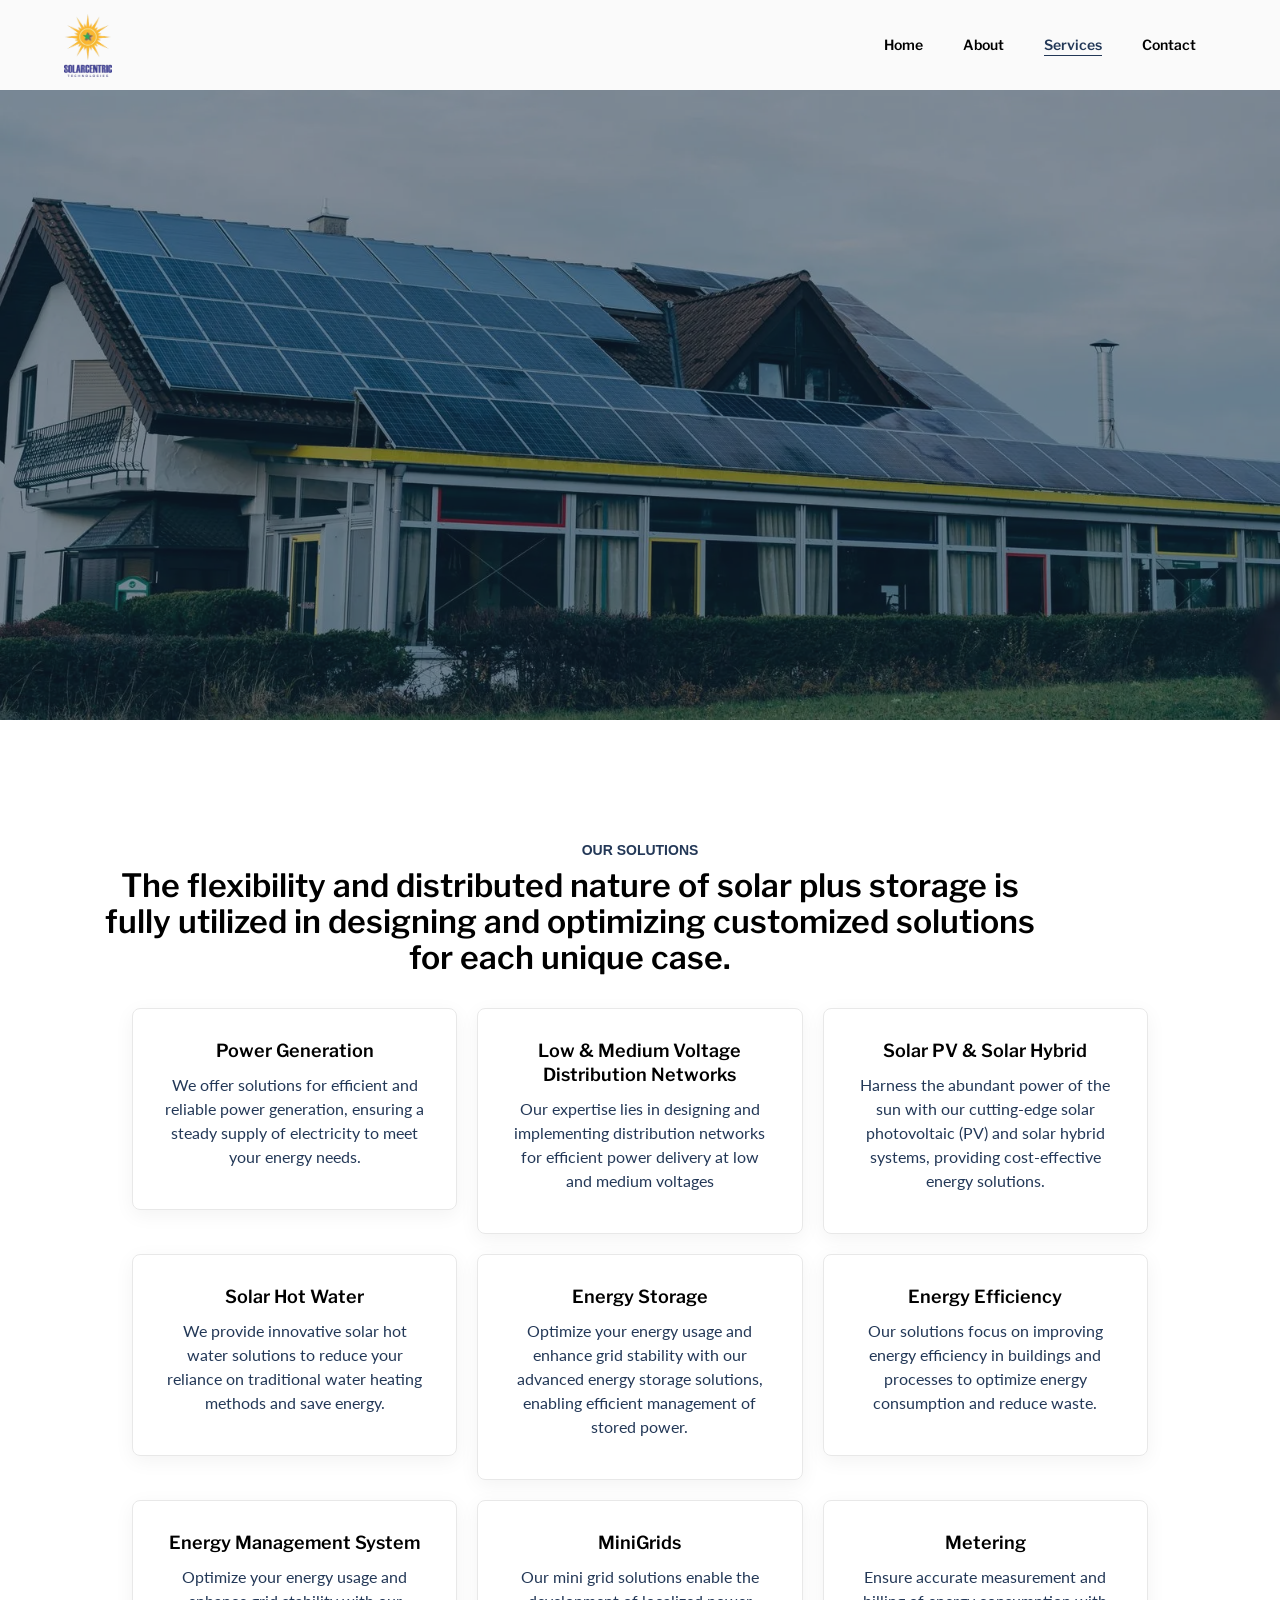
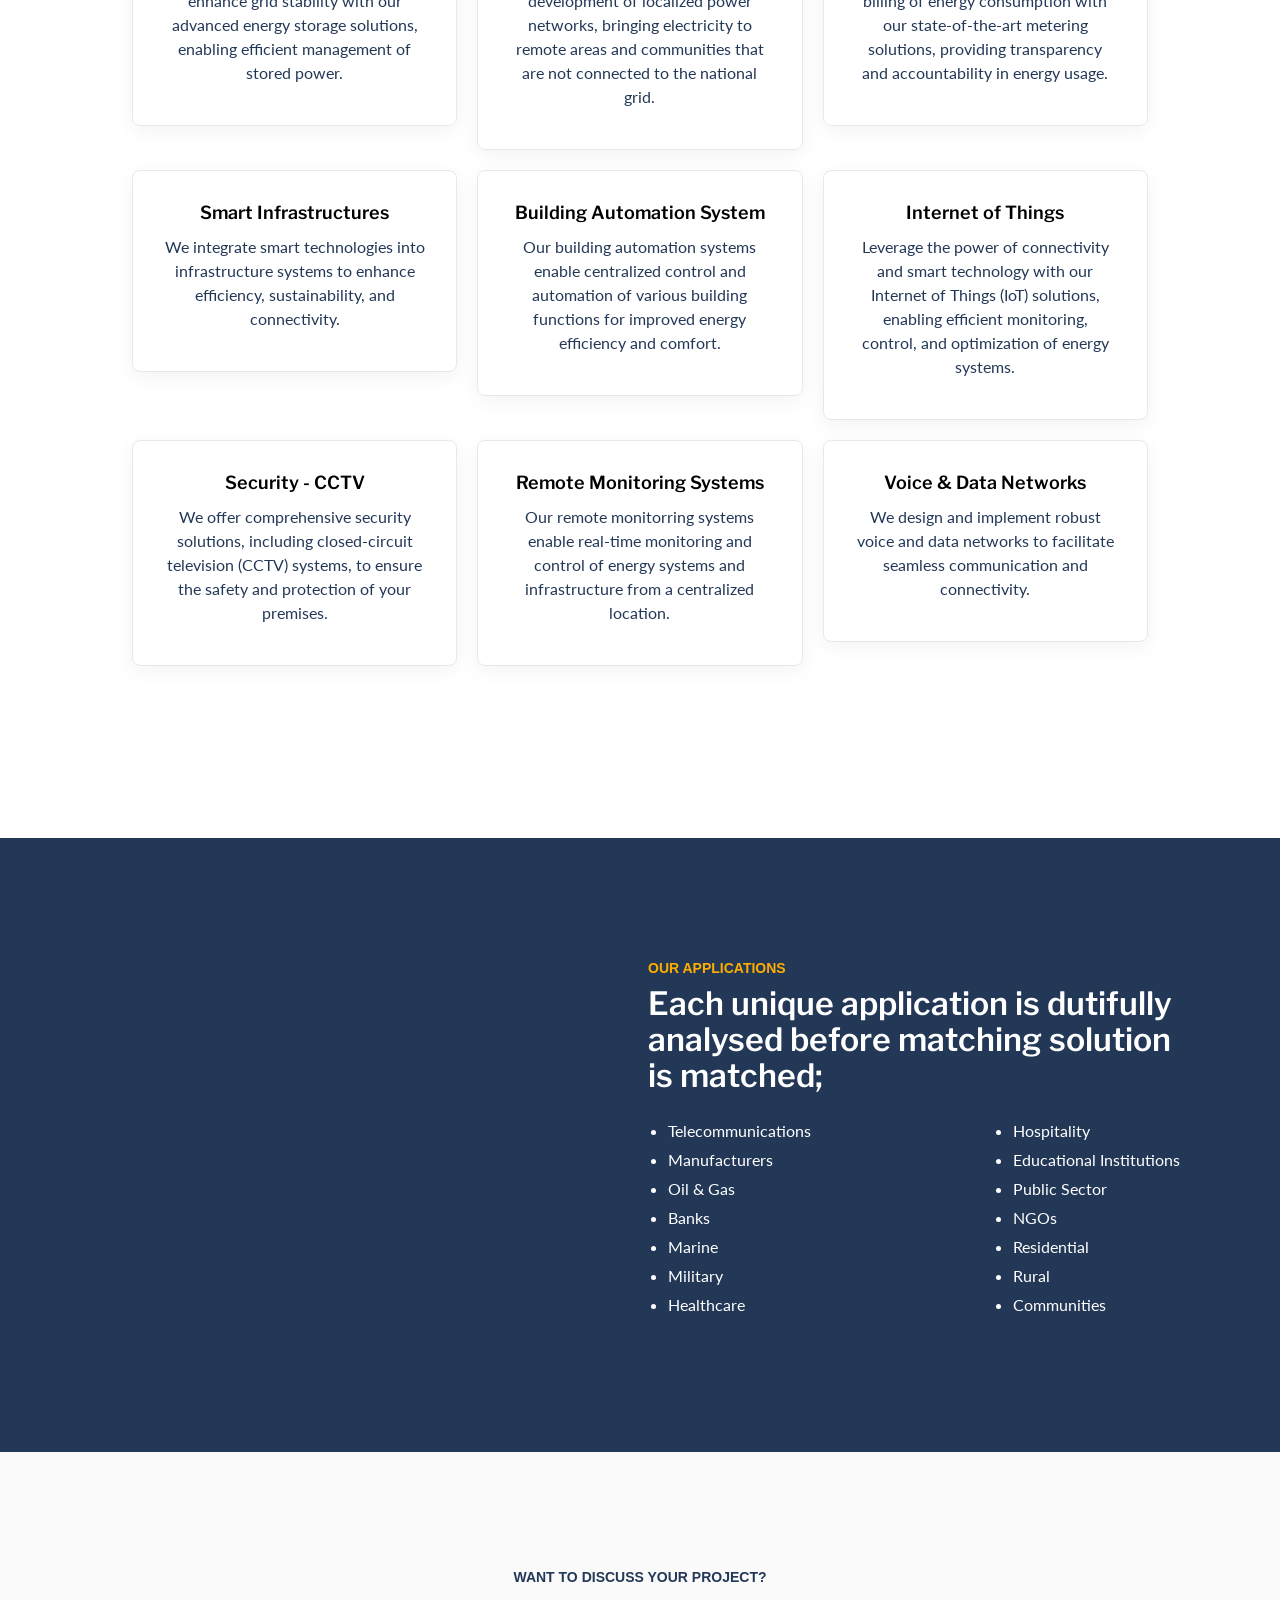
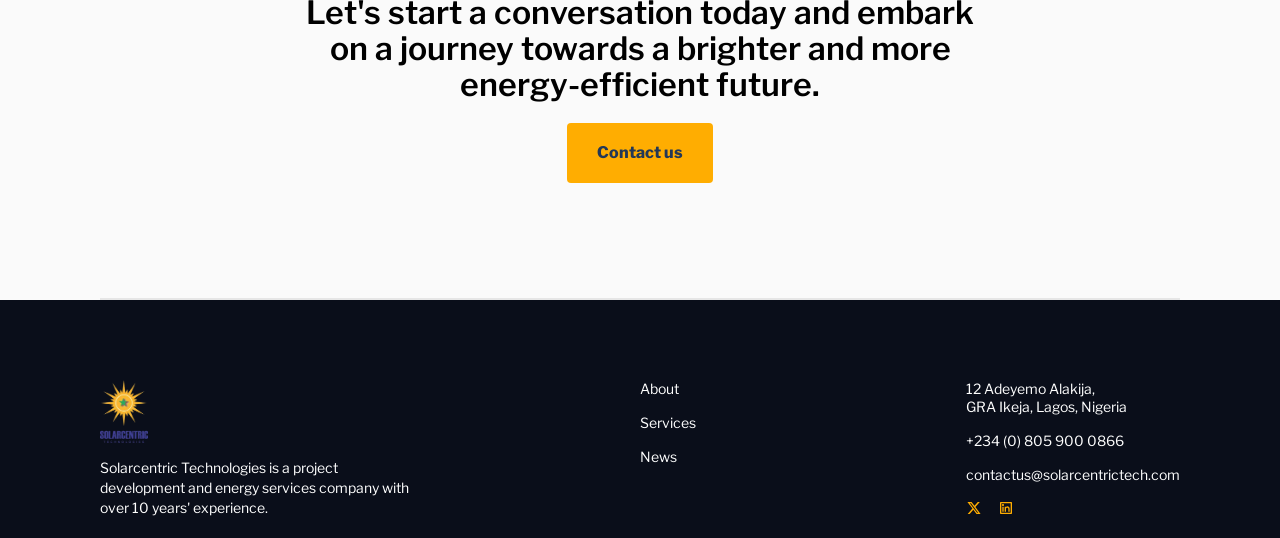
<file: services.html>
<!DOCTYPE html><!--  This site was created in Webflow. https://webflow.com  --><!--  Last Published: Wed Oct 14 2026 22:13:24 GMT+0000 (Coordinated Universal Time)  -->
<html data-wf-page="6829ef96558ecd58a5258bb4" data-wf-site="68290c437614b08886cbe7b2" lang="en">
<head>
  <meta charset="utf-8">
  <title>Solar, Energy Storage &amp; EPC Services | Solarcentric Technologies</title>
  <meta content="width=device-width, initial-scale=1" name="viewport">
  <meta content="Webflow" name="generator">
  <script type="text/javascript">!function(o,c){var n=c.documentElement,t=" w-mod-";n.className+=t+"js",("ontouchstart"in o||o.DocumentTouch&&c instanceof DocumentTouch)&&(n.className+=t+"touch")}(window,document);</script>
  <link href="images/favicon.png" rel="shortcut icon" type="image/x-icon">
  <link href="images/webclip.png" rel="apple-touch-icon">
  <style>
  body {
  -moz-font-feature-settings: "liga" on;
  -moz-osx-font-smoothing: grayscale;
  -webkit-font-smoothing: antialiased;
  font-feature-settings: "liga" on;
  text-rendering: optimizeLegibility;
}
</style>

  <meta name="description" content="Explore solar PV, hybrid power, battery storage, mini-grids, energy efficiency and smart infrastructure solutions from Solarcentric Technologies in Nigeria.">
  <link rel="canonical" href="https://solarcentrictech.com/services">
  <meta name="robots" content="index, follow">
  <meta property="og:type" content="website"><meta property="og:site_name" content="Solarcentric Technologies">
  <meta property="og:title" content="Solar, Energy Storage &amp; EPC Services | Solarcentric Technologies"><meta property="og:description" content="Explore solar PV, hybrid power, battery storage, mini-grids, energy efficiency and smart infrastructure solutions from Solarcentric Technologies in Nigeria.">
  <meta property="og:url" content="https://solarcentrictech.com/services"><meta property="og:image" content="https://solarcentrictech.com/images/solarcentric-social.jpg">
  <meta property="og:image:width" content="1200"><meta property="og:image:height" content="630"><meta property="og:image:alt" content="Solar power infrastructure">
  <meta name="twitter:card" content="summary_large_image"><meta name="twitter:title" content="Solar, Energy Storage &amp; EPC Services | Solarcentric Technologies"><meta name="twitter:description" content="Explore solar PV, hybrid power, battery storage, mini-grids, energy efficiency and smart infrastructure solutions from Solarcentric Technologies in Nigeria."><meta name="twitter:image" content="https://solarcentrictech.com/images/solarcentric-social.jpg">
  <link rel="ard" href="/.well-known/ard.json">
  <script type="application/ld+json">{"@context": "https://schema.org", "@graph": [{"@type": "LocalBusiness", "@id": "https://solarcentrictech.com/#business", "name": "Solarcentric Technologies", "url": "https://solarcentrictech.com/", "logo": "https://solarcentrictech.com/images/logo-solarcentric.webp", "image": "https://solarcentrictech.com/images/solarcentric-social.jpg", "telephone": "+2348059000866", "email": "contactus@solarcentrictech.com", "address": {"@type": "PostalAddress", "streetAddress": "12 Adeyemo Alakija Street, Ikeja GRA", "addressLocality": "Lagos", "addressCountry": "NG"}, "sameAs": ["https://x.com/SolarCentricTec", "https://www.linkedin.com/company/solarcentric-technologies/"]}, {"@type": "WebSite", "@id": "https://solarcentrictech.com/#website", "name": "Solarcentric Technologies", "url": "https://solarcentrictech.com/", "publisher": {"@id": "https://solarcentrictech.com/#business"}}, {"@type": "WebPage", "@id": "https://solarcentrictech.com/services#webpage", "url": "https://solarcentrictech.com/services", "name": "Solar, Energy Storage & EPC Services | Solarcentric Technologies", "description": "Explore solar PV, hybrid power, battery storage, mini-grids, energy efficiency and smart infrastructure solutions from Solarcentric Technologies in Nigeria.", "isPartOf": {"@id": "https://solarcentrictech.com/#website"}, "about": {"@id": "https://solarcentrictech.com/#business"}}, {"@type": "BreadcrumbList", "itemListElement": [{"@type": "ListItem", "position": 1, "name": "Home", "item": "https://solarcentrictech.com/"}, {"@type": "ListItem", "position": 2, "name": "Services", "item": "https://solarcentrictech.com/services"}]}]}</script>
  <link rel="preconnect" href="https://fonts.googleapis.com"><link rel="preconnect" href="https://fonts.gstatic.com" crossorigin>
  <link rel="stylesheet" href="https://fonts.googleapis.com/css2?family=IBM+Plex+Mono&amp;family=Lato:wght@400;700&amp;family=Libre+Franklin:wght@200;400;600;800&amp;display=swap" media="print" onload="this.media='all'">
  <noscript><link rel="stylesheet" href="https://fonts.googleapis.com/css2?family=IBM+Plex+Mono&amp;family=Lato:wght@400;700&amp;family=Libre+Franklin:wght@200;400;600;800&amp;display=swap"></noscript>
<link rel="stylesheet" href="css/site.min.css?v=1f2d3a23bca0">
</head>
<body class="body">
  <a class="skip-link" href="#main-content">Skip to content</a>

  <div data-collapse="medium" data-animation="default" data-duration="400" data-easing="ease-out" data-easing2="ease-out" role="banner" class="navigation w-nav">
    <div class="navigation-container">
      <a href="/" class="logo w-inline-block"><img src="images/logo-solarcentric.webp" alt="Solarcentric Technologies home" class="logo-image" width="112" height="147"></a>
      <nav role="navigation" class="nav-menu w-nav-menu">
        <a href="/" class="nav-link w-nav-link">Home</a>
        <a href="/about" class="nav-link w-nav-link">About</a>
        <a href="/services" aria-current="page" class="nav-link w-nav-link w--current">Services</a>
        <a href="/contact" class="nav-link w-nav-link">Contact</a>
      </nav>
      <div class="menu-button w-nav-button" aria-label="Open navigation menu">
        <div class="icon-2 w-icon-nav-menu"></div>
      </div>
    </div>
  </div>
  <main id="main-content">
  <div class="header is-services"><img class="hero-visual" src="images/solarcentric-application-p-800.webp" srcset="images/solarcentric-application-p-500.webp 500w, images/solarcentric-application-p-800.webp 800w, images/solarcentric-application-p-1080.webp 1080w, images/solarcentric-application-p-1600.webp 1600w, images/solarcentric-application-p-2000.webp 2000w" sizes="100vw" width="1600" height="1067" alt="" fetchpriority="high" decoding="async">
    <div class="header-content">
      <h1 data-w-id="b777ef2d-ac03-cea3-ccc5-52beeee5222a" style="-webkit-transform:translate3d(0, 40PX, 0) scale3d(1, 1, 1) rotateX(-50DEG) rotateY(0) rotateZ(0) skew(0, 0);-moz-transform:translate3d(0, 40PX, 0) scale3d(1, 1, 1) rotateX(-50DEG) rotateY(0) rotateZ(0) skew(0, 0);-ms-transform:translate3d(0, 40PX, 0) scale3d(1, 1, 1) rotateX(-50DEG) rotateY(0) rotateZ(0) skew(0, 0);transform:translate3d(0, 40PX, 0) scale3d(1, 1, 1) rotateX(-50DEG) rotateY(0) rotateZ(0) skew(0, 0);transform-style:preserve-3d;opacity:0" class="h1">Services</h1>
    </div>
  </div>
  <div class="features">
    <div class="container">
      <div>
        <div class="tagline text-align-center">OUR SOLUTIONS</div>
        <div class="max-width-940">
          <h2 class="h2 text-align-center"><span class="text-span">The flexibility and distributed nature of solar plus storage is fully utilized in designing and optimizing customized solutions for each unique case.</span><br></h2>
        </div>
      </div>
      <div class="padding padding-medium">
        <div class="collection-list">
          <div class="collection-item">
            <div class="feature-item-container">
              <h3 class="h3">Power Generation</h3>
              <p class="paragraph cc-gray">We offer solutions for efficient and reliable power generation, ensuring a steady supply of electricity to meet your energy needs.</p>
            </div>
          </div>
          <div class="collection-item">
            <div class="feature-item-container">
              <h3 class="h3">Low &amp; Medium Voltage Distribution Networks</h3>
              <p class="paragraph cc-gray">Our expertise lies in designing and implementing distribution networks for efficient power delivery at low and medium voltages</p>
            </div>
          </div>
          <div class="collection-item">
            <div class="feature-item-container">
              <h3 class="h3">Solar PV &amp; Solar Hybrid</h3>
              <p class="paragraph cc-gray">Harness the abundant power of the sun with our cutting-edge solar photovoltaic (PV) and solar hybrid systems, providing cost-effective energy solutions.</p>
            </div>
          </div>
          <div class="collection-item">
            <div class="feature-item-container">
              <h3 class="h3">Solar Hot Water</h3>
              <p class="paragraph cc-gray">We provide innovative solar hot water solutions to reduce your reliance on traditional water heating methods and save energy.</p>
            </div>
          </div>
          <div class="collection-item">
            <div class="feature-item-container">
              <h3 class="h3">Energy Storage</h3>
              <p class="paragraph cc-gray">Optimize your energy usage and enhance grid stability with our advanced energy storage solutions, enabling efficient management of stored power.</p>
            </div>
          </div>
          <div class="collection-item">
            <div class="feature-item-container">
              <h3 class="h3">Energy Efficiency</h3>
              <p class="paragraph cc-gray">Our solutions focus on improving energy efficiency in buildings and processes to optimize energy consumption and reduce waste.</p>
            </div>
          </div>
          <div class="collection-item">
            <div class="feature-item-container">
              <h3 class="h3">Energy Management System</h3>
              <p class="paragraph cc-gray">Optimize your energy usage and enhance grid stability with our advanced energy storage solutions, enabling efficient management of stored power.</p>
            </div>
          </div>
          <div class="collection-item">
            <div class="feature-item-container">
              <h3 class="h3">MiniGrids</h3>
              <p class="paragraph cc-gray">Our mini grid solutions enable the development of localized power networks, bringing electricity to remote areas and communities that are not connected to the national grid.</p>
            </div>
          </div>
          <div class="collection-item">
            <div class="feature-item-container">
              <h3 class="h3">Metering</h3>
              <p class="paragraph cc-gray">Ensure accurate measurement and billing of energy consumption with our state-of-the-art metering solutions, providing transparency and accountability in energy usage.</p>
            </div>
          </div>
          <div class="collection-item">
            <div class="feature-item-container">
              <h3 class="h3">Smart Infrastructures</h3>
              <p class="paragraph cc-gray">We integrate smart technologies into infrastructure systems to enhance efficiency, sustainability, and connectivity.</p>
            </div>
          </div>
          <div class="collection-item">
            <div class="feature-item-container">
              <h3 class="h3">Building Automation System</h3>
              <p class="paragraph cc-gray">Our building automation systems enable centralized control and automation of various building functions for improved energy efficiency and comfort.</p>
            </div>
          </div>
          <div class="collection-item">
            <div class="feature-item-container">
              <h3 class="h3">Internet of Things</h3>
              <p class="paragraph cc-gray">Leverage the power of connectivity and smart technology with our Internet of Things (IoT) solutions, enabling efficient monitoring, control, and optimization of energy systems.</p>
            </div>
          </div>
          <div class="collection-item">
            <div class="feature-item-container">
              <h3 class="h3">Security - CCTV</h3>
              <p class="paragraph cc-gray">We offer comprehensive security solutions, including closed-circuit television (CCTV) systems, to ensure the safety and protection of your premises.</p>
            </div>
          </div>
          <div class="collection-item">
            <div class="feature-item-container">
              <h3 class="h3">Remote Monitoring Systems</h3>
              <p class="paragraph cc-gray">Our remote monitorring systems enable real-time monitoring and control of energy systems and infrastructure from a centralized location.</p>
            </div>
          </div>
          <div class="collection-item">
            <div class="feature-item-container">
              <h3 class="h3">Voice &amp; Data Networks</h3>
              <p class="paragraph cc-gray">We design and implement robust voice and data networks to facilitate seamless communication and connectivity.</p>
            </div>
          </div>
        </div>
      </div>
    </div>
  </div>
  <div class="premium dark-blue-background">
    <div class="container">
      <div class="row">
        <div class="_2-row-text is-flex"><img src="images/solarcentric-application.webp" sizes="(max-width: 767px) calc(100vw - 60px), (max-width: 1230px) 50vw, 585px" srcset="images/solarcentric-application-p-500.webp 500w, images/solarcentric-application-p-800.webp 800w, images/solarcentric-application-p-1080.webp 1080w, images/solarcentric-application-p-1600.webp 1600w, images/solarcentric-application-p-2000.webp 2000w, images/solarcentric-application-p-2600.webp 2600w, images/solarcentric-application-p-3200.webp 3200w, images/solarcentric-application.webp 3999w" alt="House with solar panel installed" class="max-width-full" width="3999" height="2667" loading="lazy" decoding="async"></div>
        <div class="_2-row-image cc-row-spacing">
          <div class="tagline">OUR APPLICATIONS</div>
          <h2 class="h2 cc-2-rows"><span class="text-span cc-white-text">Each unique application is dutifully analysed before matching solution is matched;</span></h2>
          <div class="flex-display space-between">
            <ul role="list" class="service-list">
              <li class="service-item">Telecommunications</li>
              <li class="service-item">Manufacturers</li>
              <li class="service-item">Oil &amp; Gas</li>
              <li class="service-item">Banks</li>
              <li class="service-item">Marine</li>
              <li class="service-item">Military</li>
              <li class="service-item">Healthcare</li>
            </ul>
            <ul role="list" class="service-list">
              <li class="service-item">Hospitality</li>
              <li class="service-item">Educational Institutions</li>
              <li class="service-item">Public Sector</li>
              <li class="service-item">NGOs</li>
              <li class="service-item">Residential</li>
              <li class="service-item">Rural</li>
              <li class="service-item">Communities</li>
            </ul>
          </div>
        </div>
      </div>
    </div>
  </div>
  <div class="about">
    <div class="container cc-center">
      <div class="h2-container cc-center">
        <div class="tagline">WANT TO DISCUSS YOUR PROJECT?</div>
        <h2 class="h2 cc-center"><span class="text-span">Let&#x27;s start a conversation today and embark on a journey towards a brighter and more energy-efficient future.</span></h2>
        <a href="/contact" class="button w-button">Contact us</a>
      </div>
    </div>
  </div>
  <div class="separator cc-background-grey">
    <div class="container">
      <div class="line-color"></div>
    </div>
  </div>
  <div class="separator cc-background-grey">
    <div class="container">
      <div class="line-color"></div>
    </div>
  </div>
  </main>
  <footer class="footer">
    <div class="container cc-footer">
      <div class="footer-column cc-footer">
        <a href="/" class="navigation-logo w-inline-block"><img src="images/logo-solarcentric.webp" alt="Solarcentric Technologies home" class="logo-image" width="112" height="147"></a>
        <div class="max-width-320">
          <div class="text-footer-credits">Solarcentric Technologies is a project development and energy services company with over 10 years&#x27; experience.</div>
        </div>
      </div>
      <div class="footer-column">
        <div class="footer-links-list">
          <a href="/about" class="link-footer">About</a>
          <a href="/services" aria-current="page" class="link-footer w--current">Services</a>
          <a href="https://x.com/SolarCentricTec" target="_blank" class="link-footer" aria-label="Solarcentric Technologies on X" rel="noopener noreferrer">News</a>
        </div>
        <div class="footer-links-list">
          <a href="https://www.google.com/maps/search/?api=1&amp;query=12+Adeyemo+Alakija+Street+Ikeja+GRA+Lagos" class="link-footer">12 Adeyemo Alakija,<br>GRA Ikeja, Lagos, Nigeria</a>
          <a href="tel:+2348059000866" class="link-footer">+234 (0) 805 900 0866</a>
          <a href="mailto:contactus@solarcentrictech.com" class="link-footer">contactus@solarcentrictech.com</a>
          <div class="flex-display">
            <a href="https://x.com/SolarCentricTec" target="_blank" class="w-inline-block" aria-label="Solarcentric Technologies on X" rel="noopener noreferrer">
              <div class="icon-embed-small is-small w-embed"><svg xmlns="http://www.w3.org/2000/svg" viewbox="0 0 24 24" fill="currentColor">
                  <path d="M17.6874 3.0625L12.6907 8.77425L8.37045 3.0625H2.11328L9.58961 12.8387L2.50378 20.9375H5.53795L11.0068 14.6886L15.7863 20.9375H21.8885L14.095 10.6342L20.7198 3.0625H17.6874ZM16.6232 19.1225L5.65436 4.78217H7.45745L18.3034 19.1225H16.6232Z"></path>
                </svg></div>
            </a>
            <a href="https://www.linkedin.com/company/solarcentric-technologies/" target="_blank" class="w-inline-block" aria-label="Solarcentric Technologies on LinkedIn" rel="noopener noreferrer">
              <div class="icon-embed-small is-small w-embed"><svg xmlns="http://www.w3.org/2000/svg" viewbox="0 0 24 24" fill="currentColor">
                  <path d="M4.00098 3H20.001C20.5533 3 21.001 3.44772 21.001 4V20C21.001 20.5523 20.5533 21 20.001 21H4.00098C3.44869 21 3.00098 20.5523 3.00098 20V4C3.00098 3.44772 3.44869 3 4.00098 3ZM5.00098 5V19H19.001V5H5.00098ZM7.50098 9C6.67255 9 6.00098 8.32843 6.00098 7.5C6.00098 6.67157 6.67255 6 7.50098 6C8.3294 6 9.00098 6.67157 9.00098 7.5C9.00098 8.32843 8.3294 9 7.50098 9ZM6.50098 10H8.50098V17.5H6.50098V10ZM12.001 10.4295C12.5854 9.86534 13.2665 9.5 14.001 9.5C16.072 9.5 17.501 11.1789 17.501 13.25V17.5H15.501V13.25C15.501 12.2835 14.7175 11.5 13.751 11.5C12.7845 11.5 12.001 12.2835 12.001 13.25V17.5H10.001V10H12.001V10.4295Z"></path>
                </svg></div>
            </a>
          </div>
        </div>
      </div>
    </div>
  </footer>
  <script src="https://d3e54v103j8qbb.cloudfront.net/js/jquery-3.5.1.min.dc5e7f18c8.js?site=68290c437614b08886cbe7b2" type="text/javascript" integrity="sha256-9/aliU8dGd2tb6OSsuzixeV4y/faTqgFtohetphbbj0=" crossorigin="anonymous" defer></script>
  <script src="js/webflow.js?v=a73e25f105d5" type="text/javascript" defer></script>
</body>
</html>
</file>
<file: css/site.min.css>
html{font-family:sans-serif;-ms-text-size-adjust:100%;-webkit-text-size-adjust:100%;}body{margin:0;}article,aside,details,figcaption,figure,footer,header,hgroup,main,menu,nav,section,summary{display:block;}audio,canvas,progress,video{display:inline-block;vertical-align:baseline;}audio:not([controls]){display:none;height:0;}[hidden],template{display:none;}a{background-color:transparent;}a:active,a:hover{outline:0;}abbr[title]{border-bottom:1px dotted;}b,strong{font-weight:bold;}dfn{font-style:italic;}h1{font-size:2em;margin:0.67em 0;}mark{background:#ff0;color:#000;}small{font-size:80%;}sub,sup{font-size:75%;line-height:0;position:relative;vertical-align:baseline;}sup{top:-0.5em;}sub{bottom:-0.25em;}img{border:0;}svg:not(:root){overflow:hidden;}figure{margin:1em 40px;}hr{box-sizing:content-box;height:0;}pre{overflow:auto;}code,kbd,pre,samp{font-family:monospace,monospace;font-size:1em;}button,input,optgroup,select,textarea{color:inherit;font:inherit;margin:0;}button{overflow:visible;}button,select{text-transform:none;}button,html input[type="button"],input[type="reset"]{-webkit-appearance:button;cursor:pointer;}button[disabled],html input[disabled]{cursor:default;}button::-moz-focus-inner,input::-moz-focus-inner{border:0;padding:0;}input{line-height:normal;}input[type='checkbox'],input[type='radio']{box-sizing:border-box;padding:0;}input[type='number']::-webkit-inner-spin-button,input[type='number']::-webkit-outer-spin-button{height:auto;}input[type='search']{-webkit-appearance:none;}input[type='search']::-webkit-search-cancel-button,input[type='search']::-webkit-search-decoration{-webkit-appearance:none;}fieldset{border:1px solid #c0c0c0;margin:0 2px;padding:0.35em 0.625em 0.75em;}legend{border:0;padding:0;}textarea{overflow:auto;}optgroup{font-weight:bold;}table{border-collapse:collapse;border-spacing:0;}td,th{padding:0;}@font-face{font-family:'webflow-icons';src:url("[data-uri]") format('truetype');font-weight:normal;font-style:normal;}[class^="w-icon-"],[class*=" w-icon-"]{font-family:'webflow-icons' !important;speak:none;font-style:normal;font-weight:normal;font-variant:normal;text-transform:none;line-height:1;-webkit-font-smoothing:antialiased;-moz-osx-font-smoothing:grayscale;}.w-icon-slider-right:before{content:"\e600";}.w-icon-slider-left:before{content:"\e601";}.w-icon-nav-menu:before{content:"\e602";}.w-icon-arrow-down:before,.w-icon-dropdown-toggle:before{content:"\e603";}.w-icon-file-upload-remove:before{content:"\e900";}.w-icon-file-upload-icon:before{content:"\e903";}*{-webkit-box-sizing:border-box;-moz-box-sizing:border-box;box-sizing:border-box;}html{height:100%;}body{margin:0;min-height:100%;background-color:#fff;font-family:Arial,sans-serif;font-size:14px;line-height:20px;color:#333;}img{max-width:100%;vertical-align:middle;display:inline-block;}html.w-mod-touch *{background-attachment:scroll !important;}.w-block{display:block;}.w-inline-block{max-width:100%;display:inline-block;}.w-clearfix:before,.w-clearfix:after{content:" ";display:table;grid-column-start:1;grid-row-start:1;grid-column-end:2;grid-row-end:2;}.w-clearfix:after{clear:both;}.w-hidden{display:none;}.w-button{display:inline-block;padding:9px 15px;background-color:#3898EC;color:white;border:0;line-height:inherit;text-decoration:none;cursor:pointer;border-radius:0;}input.w-button{-webkit-appearance:button;}:where(button.w-popover-trigger){background-color:transparent;border:0;color:inherit;cursor:pointer;font:inherit;line-height:inherit;margin:0;padding:0;text-align:inherit;text-decoration:inherit;}:where(button.w-modal-trigger){background-color:transparent;border:0;color:inherit;cursor:pointer;font:inherit;line-height:inherit;margin:0;padding:0;text-align:inherit;text-decoration:inherit;}.w-popover{position-anchor:none;}:where(.w-popover[data-w-popover-backdrop-animated])::backdrop{animation:var(--w-backdrop-animation,none);}:where(.w-popover){--w-backdrop-animation:initial;}.w-popover-mask{position:fixed !important;inset:0 !important;width:auto !important;height:auto !important;max-width:none !important;max-height:none !important;margin:0 !important;padding:0 !important;border:0 !important;opacity:0 !important;transform:none !important;clip-path:none !important;pointer-events:auto !important;}.w-popover-mask[popover]{translate:none !important;rotate:none !important;scale:none !important;}.w-popover-mask::backdrop{display:none !important;}.w-popover-mask:not(:popover-open){display:none !important;}@supports not selector(:popover-open){.w-popover-mask{display:none !important;}}.w-popover[popover]:not(:popover-open){display:none;}.w-modal:not([open]):not([popover]){display:none;}.w-modal[popover]:not(:popover-open){display:none;}html[data-w-dynpage] [data-w-cloak]{color:transparent !important;}.w-code-block{margin:unset;}pre.w-code-block code{all:inherit;}pre.w-code-block code > span{display:block !important;}.w-optimization{display:contents;}.w-webflow-badge,.w-webflow-badge > img{box-sizing:unset;width:unset;height:unset;max-height:unset;max-width:unset;min-height:unset;min-width:unset;margin:unset;padding:unset;float:unset;clear:unset;border:unset;border-radius:unset;background:unset;background-image:unset;background-position:unset;background-size:unset;background-repeat:unset;background-origin:unset;background-clip:unset;background-attachment:unset;background-color:unset;box-shadow:unset;transform:unset;transition:unset;direction:unset;font-family:unset;font-weight:unset;color:unset;font-size:unset;line-height:unset;font-style:unset;font-variant:unset;text-align:unset;letter-spacing:unset;text-decoration:unset;text-indent:unset;text-transform:unset;list-style-type:unset;text-shadow:unset;vertical-align:unset;cursor:unset;white-space:unset;word-break:unset;word-spacing:unset;word-wrap:unset;}.w-webflow-badge{position:fixed !important;display:inline-block !important;visibility:visible !important;opacity:1 !important;z-index:2147483647 !important;top:auto !important;right:12px !important;bottom:12px !important;left:auto !important;color:#aaadb0 !important;background-color:#fff !important;border-radius:3px !important;padding:6px !important;font-size:12px !important;line-height:14px !important;text-decoration:none !important;transform:none !important;margin:0 !important;width:auto !important;height:auto !important;overflow:unset !important;white-space:nowrap;box-shadow:0 0 0 1px rgba(0,0,0,0.1),0px 1px 3px rgba(0,0,0,0.1);cursor:pointer;}.w-webflow-badge > img{position:unset;display:inline-block !important;visibility:unset !important;opacity:1 !important;vertical-align:middle !important;}h1,h2,h3,h4,h5,h6{font-weight:bold;margin-bottom:10px;}h1{font-size:38px;line-height:44px;margin-top:20px;}h2{font-size:32px;line-height:36px;margin-top:20px;}h3{font-size:24px;line-height:30px;margin-top:20px;}h4{font-size:18px;line-height:24px;margin-top:10px;}h5{font-size:14px;line-height:20px;margin-top:10px;}h6{font-size:12px;line-height:18px;margin-top:10px;}p{margin-top:0;margin-bottom:10px;}blockquote{margin:0 0 10px 0;padding:10px 20px;border-left:5px solid #E2E2E2;font-size:18px;line-height:22px;}figure{margin:0;margin-bottom:10px;}figcaption{margin-top:5px;text-align:center;}ul,ol{margin-top:0px;margin-bottom:10px;padding-left:40px;}.w-list-unstyled{padding-left:0;list-style:none;}.w-embed:before,.w-embed:after{content:" ";display:table;grid-column-start:1;grid-row-start:1;grid-column-end:2;grid-row-end:2;}.w-embed:after{clear:both;}.w-video{width:100%;position:relative;padding:0;}.w-video iframe,.w-video object,.w-video embed{position:absolute;top:0;left:0;width:100%;height:100%;border:none;}fieldset{padding:0;margin:0;border:0;}button,[type='button'],[type='reset']{border:0;cursor:pointer;-webkit-appearance:button;}.w-form{margin:0 0 15px;}.w-form-done{display:none;padding:20px;text-align:center;background-color:#dddddd;}.w-form-fail{display:none;margin-top:10px;padding:10px;background-color:#ffdede;}label{display:block;margin-bottom:5px;font-weight:bold;}.w-input,.w-select{display:block;width:100%;height:38px;padding:8px 12px;margin-bottom:10px;font-size:14px;line-height:1.42857143;color:#333333;vertical-align:middle;background-color:#ffffff;border:1px solid #cccccc;}.w-input::placeholder,.w-select::placeholder{color:#999;}.w-input:focus,.w-select:focus{border-color:#3898EC;outline:0;}.w-input[disabled],.w-select[disabled],.w-input[readonly],.w-select[readonly],fieldset[disabled] .w-input,fieldset[disabled] .w-select{cursor:not-allowed;}.w-input[disabled]:not(.w-input-disabled),.w-select[disabled]:not(.w-input-disabled),.w-input[readonly],.w-select[readonly],fieldset[disabled]:not(.w-input-disabled) .w-input,fieldset[disabled]:not(.w-input-disabled) .w-select{background-color:#eeeeee;}textarea.w-input,textarea.w-select{height:auto;}.w-select{background-color:#f3f3f3;}.w-select[multiple]{height:auto;}.w-form-label{display:inline-block;cursor:pointer;font-weight:normal;margin-bottom:0px;}.w-radio{display:block;margin-bottom:5px;padding-left:20px;}.w-radio:before,.w-radio:after{content:" ";display:table;grid-column-start:1;grid-row-start:1;grid-column-end:2;grid-row-end:2;}.w-radio:after{clear:both;}.w-radio-input{margin:4px 0 0;line-height:normal;float:left;margin-left:-20px;}.w-radio-input{margin-top:3px;}.w-file-upload{display:block;margin-bottom:10px;}.w-file-upload-input{width:0.1px;height:0.1px;opacity:0;overflow:hidden;position:absolute;z-index:-100;}.w-file-upload-default,.w-file-upload-uploading,.w-file-upload-success{display:inline-block;color:#333333;}.w-file-upload-error{display:block;margin-top:10px;}.w-file-upload-default.w-hidden,.w-file-upload-uploading.w-hidden,.w-file-upload-error.w-hidden,.w-file-upload-success.w-hidden{display:none;}.w-file-upload-uploading-btn{display:flex;font-size:14px;font-weight:normal;cursor:pointer;margin:0;padding:8px 12px;border:1px solid #cccccc;background-color:#fafafa;}.w-file-upload-file{display:flex;flex-grow:1;justify-content:space-between;margin:0;padding:8px 9px 8px 11px;border:1px solid #cccccc;background-color:#fafafa;}.w-file-upload-file-name{font-size:14px;font-weight:normal;display:block;}.w-file-remove-link{margin-top:3px;margin-left:10px;width:auto;height:auto;padding:3px;display:block;cursor:pointer;}.w-icon-file-upload-remove{margin:auto;font-size:10px;}.w-file-upload-error-msg{display:inline-block;color:#ea384c;padding:2px 0;}.w-file-upload-info{display:inline-block;line-height:38px;padding:0 12px;}.w-file-upload-label{display:inline-block;font-size:14px;font-weight:normal;cursor:pointer;margin:0;padding:8px 12px;border:1px solid #cccccc;background-color:#fafafa;}.w-icon-file-upload-icon,.w-icon-file-upload-uploading{display:inline-block;margin-right:8px;width:20px;}.w-icon-file-upload-uploading{height:20px;}.w-container{margin-left:auto;margin-right:auto;max-width:940px;}.w-container:before,.w-container:after{content:" ";display:table;grid-column-start:1;grid-row-start:1;grid-column-end:2;grid-row-end:2;}.w-container:after{clear:both;}.w-container .w-row{margin-left:-10px;margin-right:-10px;}.w-row:before,.w-row:after{content:" ";display:table;grid-column-start:1;grid-row-start:1;grid-column-end:2;grid-row-end:2;}.w-row:after{clear:both;}.w-row .w-row{margin-left:0;margin-right:0;}.w-col{position:relative;float:left;width:100%;min-height:1px;padding-left:10px;padding-right:10px;}.w-col .w-col{padding-left:0;padding-right:0;}.w-col-1{width:8.33333333%;}.w-col-2{width:16.66666667%;}.w-col-3{width:25%;}.w-col-4{width:33.33333333%;}.w-col-5{width:41.66666667%;}.w-col-6{width:50%;}.w-col-7{width:58.33333333%;}.w-col-8{width:66.66666667%;}.w-col-9{width:75%;}.w-col-10{width:83.33333333%;}.w-col-11{width:91.66666667%;}.w-col-12{width:100%;}.w-hidden-main{display:none !important;}@media screen and (max-width:991px){.w-container{max-width:728px;}.w-hidden-main{display:inherit !important;}.w-hidden-medium{display:none !important;}.w-col-medium-1{width:8.33333333%;}.w-col-medium-2{width:16.66666667%;}.w-col-medium-3{width:25%;}.w-col-medium-4{width:33.33333333%;}.w-col-medium-5{width:41.66666667%;}.w-col-medium-6{width:50%;}.w-col-medium-7{width:58.33333333%;}.w-col-medium-8{width:66.66666667%;}.w-col-medium-9{width:75%;}.w-col-medium-10{width:83.33333333%;}.w-col-medium-11{width:91.66666667%;}.w-col-medium-12{width:100%;}.w-col-stack{width:100%;left:auto;right:auto;}}@media screen and (max-width:767px){.w-hidden-main{display:inherit !important;}.w-hidden-medium{display:inherit !important;}.w-hidden-small{display:none !important;}.w-row,.w-container .w-row{margin-left:0;margin-right:0;}.w-col{width:100%;left:auto;right:auto;}.w-col-small-1{width:8.33333333%;}.w-col-small-2{width:16.66666667%;}.w-col-small-3{width:25%;}.w-col-small-4{width:33.33333333%;}.w-col-small-5{width:41.66666667%;}.w-col-small-6{width:50%;}.w-col-small-7{width:58.33333333%;}.w-col-small-8{width:66.66666667%;}.w-col-small-9{width:75%;}.w-col-small-10{width:83.33333333%;}.w-col-small-11{width:91.66666667%;}.w-col-small-12{width:100%;}}@media screen and (max-width:479px){.w-container{max-width:none;}.w-hidden-main{display:inherit !important;}.w-hidden-medium{display:inherit !important;}.w-hidden-small{display:inherit !important;}.w-hidden-tiny{display:none !important;}.w-col{width:100%;}.w-col-tiny-1{width:8.33333333%;}.w-col-tiny-2{width:16.66666667%;}.w-col-tiny-3{width:25%;}.w-col-tiny-4{width:33.33333333%;}.w-col-tiny-5{width:41.66666667%;}.w-col-tiny-6{width:50%;}.w-col-tiny-7{width:58.33333333%;}.w-col-tiny-8{width:66.66666667%;}.w-col-tiny-9{width:75%;}.w-col-tiny-10{width:83.33333333%;}.w-col-tiny-11{width:91.66666667%;}.w-col-tiny-12{width:100%;}}.w-widget{position:relative;}.w-widget-map{width:100%;height:400px;}.w-widget-map label{width:auto;display:inline;}.w-widget-map img{max-width:inherit;}.w-widget-map .gm-style-iw{text-align:center;}.w-widget-map .gm-style-iw > button{display:none !important;}.w-widget-twitter{overflow:hidden;}.w-widget-twitter-count-shim{display:inline-block;vertical-align:top;position:relative;width:28px;height:20px;text-align:center;background:white;border:#758696 solid 1px;border-radius:3px;}.w-widget-twitter-count-shim *{pointer-events:none;user-select:none;}.w-widget-twitter-count-shim .w-widget-twitter-count-inner{position:relative;font-size:15px;line-height:12px;text-align:center;color:#999;font-family:serif;}.w-widget-twitter-count-shim .w-widget-twitter-count-clear{position:relative;display:block;}.w-widget-twitter-count-shim.w--large{width:36px;height:28px;}.w-widget-twitter-count-shim.w--large .w-widget-twitter-count-inner{font-size:18px;line-height:18px;}.w-widget-twitter-count-shim:not(.w--vertical){margin-left:5px;margin-right:8px;}.w-widget-twitter-count-shim:not(.w--vertical).w--large{margin-left:6px;}.w-widget-twitter-count-shim:not(.w--vertical):before,.w-widget-twitter-count-shim:not(.w--vertical):after{top:50%;left:0;border:solid transparent;content:' ';height:0;width:0;position:absolute;pointer-events:none;}.w-widget-twitter-count-shim:not(.w--vertical):before{border-color:rgba(117,134,150,0);border-right-color:#5d6c7b;border-width:4px;margin-left:-9px;margin-top:-4px;}.w-widget-twitter-count-shim:not(.w--vertical).w--large:before{border-width:5px;margin-left:-10px;margin-top:-5px;}.w-widget-twitter-count-shim:not(.w--vertical):after{border-color:rgba(255,255,255,0);border-right-color:white;border-width:4px;margin-left:-8px;margin-top:-4px;}.w-widget-twitter-count-shim:not(.w--vertical).w--large:after{border-width:5px;margin-left:-9px;margin-top:-5px;}.w-widget-twitter-count-shim.w--vertical{width:61px;height:33px;margin-bottom:8px;}.w-widget-twitter-count-shim.w--vertical:before,.w-widget-twitter-count-shim.w--vertical:after{top:100%;left:50%;border:solid transparent;content:' ';height:0;width:0;position:absolute;pointer-events:none;}.w-widget-twitter-count-shim.w--vertical:before{border-color:rgba(117,134,150,0);border-top-color:#5d6c7b;border-width:5px;margin-left:-5px;}.w-widget-twitter-count-shim.w--vertical:after{border-color:rgba(255,255,255,0);border-top-color:white;border-width:4px;margin-left:-4px;}.w-widget-twitter-count-shim.w--vertical .w-widget-twitter-count-inner{font-size:18px;line-height:22px;}.w-widget-twitter-count-shim.w--vertical.w--large{width:76px;}.w-background-video{position:relative;overflow:hidden;height:500px;color:white;}.w-background-video > video{background-size:cover;background-position:50% 50%;position:absolute;margin:auto;width:100%;height:100%;right:-100%;bottom:-100%;top:-100%;left:-100%;object-fit:cover;z-index:-100;}.w-background-video > video::-webkit-media-controls-start-playback-button{display:none !important;-webkit-appearance:none;}.w-background-video--control{position:absolute;bottom:1em;right:1em;background-color:transparent;padding:0;}.w-background-video--control > [hidden]{display:none !important;}.w-slider{position:relative;height:300px;text-align:center;background:#dddddd;clear:both;-webkit-tap-highlight-color:rgba(0,0,0,0);tap-highlight-color:rgba(0,0,0,0);}.w-slider-mask{position:relative;display:block;overflow:hidden;z-index:1;left:0;right:0;height:100%;white-space:nowrap;}.w-slide{position:relative;display:inline-block;vertical-align:top;width:100%;height:100%;white-space:normal;text-align:left;}.w-slider-nav{position:absolute;z-index:2;top:auto;right:0;bottom:0;left:0;margin:auto;padding-top:10px;height:40px;text-align:center;-webkit-tap-highlight-color:rgba(0,0,0,0);tap-highlight-color:rgba(0,0,0,0);}.w-slider-nav.w-round > div{border-radius:100%;}.w-slider-nav.w-num > div{width:auto;height:auto;padding:0.2em 0.5em;font-size:inherit;line-height:inherit;}.w-slider-nav.w-shadow > div{box-shadow:0 0 3px rgba(51,51,51,0.4);}.w-slider-nav-invert{color:#fff;}.w-slider-nav-invert > div{background-color:rgba(34,34,34,0.4);}.w-slider-nav-invert > div.w-active{background-color:#222;}.w-slider-dot{position:relative;display:inline-block;width:1em;height:1em;background-color:rgba(255,255,255,0.4);cursor:pointer;margin:0 3px 0.5em;transition:background-color 100ms,color 100ms;}.w-slider-dot.w-active{background-color:#fff;}.w-slider-dot:focus{outline:none;box-shadow:0px 0px 0px 2px #fff;}.w-slider-dot:focus.w-active{box-shadow:none;}.w-slider-arrow-left,.w-slider-arrow-right{position:absolute;width:80px;top:0;right:0;bottom:0;left:0;margin:auto;cursor:pointer;overflow:hidden;color:white;font-size:40px;-webkit-tap-highlight-color:rgba(0,0,0,0);tap-highlight-color:rgba(0,0,0,0);user-select:none;}.w-slider-arrow-left [class^='w-icon-'],.w-slider-arrow-right [class^='w-icon-'],.w-slider-arrow-left [class*=' w-icon-'],.w-slider-arrow-right [class*=' w-icon-']{position:absolute;}.w-slider-arrow-left:focus,.w-slider-arrow-right:focus{outline:0;}.w-slider-arrow-left{z-index:3;right:auto;}.w-slider-arrow-right{z-index:4;left:auto;}.w-icon-slider-left,.w-icon-slider-right{top:0;right:0;bottom:0;left:0;margin:auto;width:1em;height:1em;}.w-slider-aria-label{border:0;clip:rect(0 0 0 0);height:1px;margin:-1px;overflow:hidden;padding:0;position:absolute;width:1px;}.w-slider-force-show{display:block !important;}.w-dropdown{display:inline-block;position:relative;text-align:left;margin-left:auto;margin-right:auto;z-index:900;}.w-dropdown-btn,.w-dropdown-toggle,.w-dropdown-link{position:relative;vertical-align:top;text-decoration:none;color:#222222;padding:20px;text-align:left;margin-left:auto;margin-right:auto;white-space:nowrap;}.w-dropdown-toggle{user-select:none;display:inline-block;cursor:pointer;padding-right:40px;}.w-dropdown-toggle:focus{outline:0;}.w-icon-dropdown-toggle{position:absolute;top:0;right:0;bottom:0;margin:auto;margin-right:20px;width:1em;height:1em;}.w-dropdown-list{position:absolute;background:#dddddd;display:none;min-width:100%;}.w-dropdown-list.w--open{display:block;}.w-dropdown-link{padding:10px 20px;display:block;color:#222222;}.w-dropdown-link.w--current{color:#0082f3;}.w-dropdown-link:focus{outline:0;}.w-lightbox-backdrop{cursor:auto;font-style:normal;letter-spacing:normal;list-style:disc;text-indent:0;text-shadow:none;text-transform:none;visibility:visible;white-space:normal;word-break:normal;word-spacing:normal;word-wrap:normal;position:fixed;top:0;right:0;bottom:0;left:0;color:#fff;font-family:"Helvetica Neue",Helvetica,Ubuntu,"Segoe UI",Verdana,sans-serif;font-size:17px;line-height:1.2;font-weight:300;text-align:center;background:rgba(0,0,0,0.9);z-index:2000;outline:0;opacity:0;-webkit-user-select:none;-moz-user-select:none;-webkit-tap-highlight-color:transparent;-webkit-transform:translate(0,0);}.w-lightbox-backdrop,.w-lightbox-container{height:100%;overflow:auto;-webkit-overflow-scrolling:touch;}.w-lightbox-content{position:relative;height:100vh;overflow:hidden;}.w-lightbox-view{position:absolute;width:100vw;height:100vh;opacity:0;}.w-lightbox-view:before{content:"";height:100vh;}.w-lightbox-group,.w-lightbox-group .w-lightbox-view,.w-lightbox-group .w-lightbox-view:before{height:86vh;}.w-lightbox-frame,.w-lightbox-view:before{display:inline-block;vertical-align:middle;}.w-lightbox-figure{position:relative;margin:0;}.w-lightbox-group .w-lightbox-figure{cursor:pointer;}.w-lightbox-img{width:auto;height:auto;max-width:none;}.w-lightbox-image{display:block;float:none;max-width:100vw;max-height:100vh;}.w-lightbox-group .w-lightbox-image{max-height:86vh;}.w-lightbox-caption{position:absolute;right:0;bottom:0;left:0;padding:0.5em 1em;background:rgba(0,0,0,0.4);text-align:left;text-overflow:ellipsis;white-space:nowrap;overflow:hidden;}.w-lightbox-embed{position:absolute;top:0;right:0;bottom:0;left:0;width:100%;height:100%;}.w-lightbox-control{position:absolute;top:0;width:4em;background-size:24px;background-repeat:no-repeat;background-position:center;cursor:pointer;-webkit-transition:all 0.3s;transition:all 0.3s;}.w-lightbox-left{display:none;bottom:0;left:0;background-image:url("[data-uri]");}.w-lightbox-right{display:none;right:0;bottom:0;background-image:url("[data-uri]");}.w-lightbox-close{right:0;height:2.6em;background-image:url("[data-uri]");background-size:18px;}.w-lightbox-strip{position:absolute;bottom:0;left:0;right:0;padding:0 1vh;line-height:0;white-space:nowrap;overflow-x:auto;overflow-y:hidden;}.w-lightbox-item{display:inline-block;width:10vh;padding:2vh 1vh;box-sizing:content-box;cursor:pointer;-webkit-transform:translate3d(0,0,0);}.w-lightbox-active{opacity:0.3;}.w-lightbox-thumbnail{position:relative;height:10vh;background:#222;overflow:hidden;}.w-lightbox-thumbnail-image{position:absolute;top:0;left:0;}.w-lightbox-thumbnail .w-lightbox-tall{top:50%;width:100%;-webkit-transform:translate(0,-50%);transform:translate(0,-50%);}.w-lightbox-thumbnail .w-lightbox-wide{left:50%;height:100%;-webkit-transform:translate(-50%,0);transform:translate(-50%,0);}.w-lightbox-spinner{position:absolute;top:50%;left:50%;box-sizing:border-box;width:40px;height:40px;margin-top:-20px;margin-left:-20px;border:5px solid rgba(0,0,0,0.4);border-radius:50%;-webkit-animation:spin 0.8s infinite linear;animation:spin 0.8s infinite linear;}.w-lightbox-spinner:after{content:"";position:absolute;top:-4px;right:-4px;bottom:-4px;left:-4px;border:3px solid transparent;border-bottom-color:#fff;border-radius:50%;}.w-lightbox-hide{display:none;}.w-lightbox-noscroll{overflow:hidden;}@media (min-width:768px){.w-lightbox-content{height:96vh;margin-top:2vh;}.w-lightbox-view,.w-lightbox-view:before{height:96vh;}.w-lightbox-group,.w-lightbox-group .w-lightbox-view,.w-lightbox-group .w-lightbox-view:before{height:84vh;}.w-lightbox-image{max-width:96vw;max-height:96vh;}.w-lightbox-group .w-lightbox-image{max-width:82.3vw;max-height:84vh;}.w-lightbox-left,.w-lightbox-right{display:block;opacity:0.5;}.w-lightbox-close{opacity:0.8;}.w-lightbox-control:hover{opacity:1;}}.w-lightbox-inactive,.w-lightbox-inactive:hover{opacity:0;}.w-richtext:before,.w-richtext:after{content:" ";display:table;grid-column-start:1;grid-row-start:1;grid-column-end:2;grid-row-end:2;}.w-richtext:after{clear:both;}.w-richtext[contenteditable="true"]:before,.w-richtext[contenteditable="true"]:after{white-space:initial;}.w-richtext ol,.w-richtext ul{overflow:hidden;}.w-richtext .w-richtext-figure-selected.w-richtext-figure-type-video div:after,.w-richtext .w-richtext-figure-selected[data-rt-type="video"] div:after{outline:2px solid #2895f7;}.w-richtext .w-richtext-figure-selected.w-richtext-figure-type-image div,.w-richtext .w-richtext-figure-selected[data-rt-type="image"] div{outline:2px solid #2895f7;}.w-richtext figure.w-richtext-figure-type-video > div:after,.w-richtext figure[data-rt-type="video"] > div:after{content:'';position:absolute;display:none;left:0;top:0;right:0;bottom:0;}.w-richtext figure{position:relative;max-width:60%;}.w-richtext figure > div:before{cursor:default!important;}.w-richtext figure img{width:100%;}.w-richtext figure figcaption.w-richtext-figcaption-placeholder{opacity:0.6;}.w-richtext figure div{font-size:0px;color:transparent;}.w-richtext figure.w-richtext-figure-type-image,.w-richtext figure[data-rt-type="image"]{display:table;}.w-richtext figure.w-richtext-figure-type-image > div,.w-richtext figure[data-rt-type="image"] > div{display:inline-block;}.w-richtext figure.w-richtext-figure-type-image > figcaption,.w-richtext figure[data-rt-type="image"] > figcaption{display:table-caption;caption-side:bottom;}.w-richtext figure.w-richtext-figure-type-video,.w-richtext figure[data-rt-type="video"]{width:60%;height:0;}.w-richtext figure.w-richtext-figure-type-video iframe,.w-richtext figure[data-rt-type="video"] iframe{position:absolute;top:0;left:0;width:100%;height:100%;}.w-richtext figure.w-richtext-figure-type-video > div,.w-richtext figure[data-rt-type="video"] > div{width:100%;}.w-richtext figure.w-richtext-align-center{margin-right:auto;margin-left:auto;clear:both;}.w-richtext figure.w-richtext-align-center.w-richtext-figure-type-image > div,.w-richtext figure.w-richtext-align-center[data-rt-type="image"] > div{max-width:100%;}.w-richtext figure.w-richtext-align-normal{clear:both;}.w-richtext figure.w-richtext-align-fullwidth{width:100%;max-width:100%;text-align:center;clear:both;display:block;margin-right:auto;margin-left:auto;}.w-richtext figure.w-richtext-align-fullwidth > div{display:inline-block;padding-bottom:inherit;}.w-richtext figure.w-richtext-align-fullwidth > figcaption{display:block;}.w-richtext figure.w-richtext-align-floatleft{float:left;margin-right:15px;clear:none;}.w-richtext figure.w-richtext-align-floatright{float:right;margin-left:15px;clear:none;}.w-nav{position:relative;background:#dddddd;z-index:1000;}.w-nav:before,.w-nav:after{content:" ";display:table;grid-column-start:1;grid-row-start:1;grid-column-end:2;grid-row-end:2;}.w-nav:after{clear:both;}.w-nav-brand{position:relative;float:left;text-decoration:none;color:#333333;}.w-nav-link{position:relative;display:inline-block;vertical-align:top;text-decoration:none;color:#222222;padding:20px;text-align:left;margin-left:auto;margin-right:auto;}.w-nav-link.w--current{color:#0082f3;}.w-nav-menu{position:relative;float:right;}[data-nav-menu-open]{display:block !important;position:absolute;top:100%;left:0;right:0;background:#C8C8C8;text-align:center;overflow:visible;min-width:200px;}.w--nav-link-open{display:block;position:relative;}.w-nav-overlay{position:absolute;overflow:hidden;display:none;top:100%;left:0;right:0;width:100%;}.w-nav-overlay [data-nav-menu-open]{top:0;}.w-nav[data-animation='over-left'] .w-nav-overlay{width:auto;}.w-nav[data-animation='over-left'] .w-nav-overlay,.w-nav[data-animation='over-left'] [data-nav-menu-open]{right:auto;z-index:1;top:0;}.w-nav[data-animation='over-right'] .w-nav-overlay{width:auto;}.w-nav[data-animation='over-right'] .w-nav-overlay,.w-nav[data-animation='over-right'] [data-nav-menu-open]{left:auto;z-index:1;top:0;}.w-nav-button{position:relative;float:right;padding:18px;font-size:24px;display:none;cursor:pointer;-webkit-tap-highlight-color:rgba(0,0,0,0);tap-highlight-color:rgba(0,0,0,0);user-select:none;}.w-nav-button:focus{outline:0;}.w-nav-button.w--open{background-color:#C8C8C8;color:white;}.w-nav[data-collapse='all'] .w-nav-menu{display:none;}.w-nav[data-collapse='all'] .w-nav-button{display:block;}.w--nav-dropdown-open{display:block;}.w--nav-dropdown-toggle-open{display:block;}.w--nav-dropdown-list-open{position:static;}@media screen and (max-width:991px){.w-nav[data-collapse='medium'] .w-nav-menu{display:none;}.w-nav[data-collapse='medium'] .w-nav-button{display:block;}}@media screen and (max-width:767px){.w-nav[data-collapse='small'] .w-nav-menu{display:none;}.w-nav[data-collapse='small'] .w-nav-button{display:block;}.w-nav-brand{padding-left:10px;}}@media screen and (max-width:479px){.w-nav[data-collapse='tiny'] .w-nav-menu{display:none;}.w-nav[data-collapse='tiny'] .w-nav-button{display:block;}}.w-tabs{position:relative;}.w-tabs:before,.w-tabs:after{content:" ";display:table;grid-column-start:1;grid-row-start:1;grid-column-end:2;grid-row-end:2;}.w-tabs:after{clear:both;}.w-tab-menu{position:relative;}.w-tab-link{position:relative;display:inline-block;vertical-align:top;text-decoration:none;padding:9px 30px;text-align:left;cursor:pointer;color:#222222;background-color:#dddddd;}.w-tab-link.w--current{background-color:#C8C8C8;}.w-tab-link:focus{outline:0;}.w-tab-content{position:relative;display:block;overflow:hidden;}.w-tab-pane{position:relative;display:none;}.w--tab-active{display:block;}@media screen and (max-width:479px){.w-tab-link{display:block;}}.w-ix-emptyfix:after{content:"";}@keyframes spin{0%{transform:rotate(0deg);}100%{transform:rotate(360deg);}}.w-dyn-empty{padding:10px;background-color:#dddddd;}.w-dyn-hide{display:none !important;}.w-dyn-bind-empty{display:none !important;}.w-condition-invisible{display:none !important;}.wf-layout-layout{display:grid;}.w-layout-grid{display:grid;grid-auto-columns:1fr;grid-template-columns:1fr 1fr;grid-template-rows:auto auto;grid-row-gap:16px;grid-column-gap:16px;}:root{--medium-sea-green:#5ab963;--dark-grey:#b3b3b3;--bg-grey:#fafafa;--white:white;--black:black;--dark-grey-2:#999;--sea-green:#48944f;}.w-layout-grid{grid-row-gap:16px;grid-column-gap:16px;grid-template-rows:auto auto;grid-template-columns:1fr 1fr;grid-auto-columns:1fr;display:grid;}h1{margin-top:20px;margin-bottom:10px;font-size:38px;font-weight:bold;line-height:44px;}h2{margin-top:20px;margin-bottom:10px;font-size:32px;font-weight:bold;line-height:36px;}h3{color:#000;margin-top:20px;margin-bottom:10px;font-family:Libre Franklin,sans-serif;font-size:18px;font-weight:600;line-height:24px;}h4{color:#000;margin-top:10px;margin-bottom:10px;font-family:Libre Franklin,sans-serif;font-size:18px;font-weight:600;line-height:24px;}h5{margin-top:10px;margin-bottom:10px;font-size:14px;font-weight:bold;line-height:20px;}h6{margin-top:10px;margin-bottom:10px;font-size:12px;font-weight:bold;line-height:18px;}p{margin-bottom:10px;}ul,ol{margin-top:0;margin-bottom:10px;padding-left:40px;}li{color:#000;margin-top:5px;margin-bottom:5px;font-family:IBM Plex Mono,sans-serif;font-size:14px;font-weight:400;line-height:24px;}img{max-width:100%;display:inline-block;}blockquote{border-color:var(--medium-sea-green) var(--medium-sea-green) var(--medium-sea-green) #e6e6e6;color:#000;border-left-style:solid;border-left-width:5px;margin-bottom:10px;padding:10px 20px;font-family:IBM Plex Mono,sans-serif;font-size:16px;font-weight:400;line-height:24px;}figcaption{text-align:center;margin-top:5px;}.navigation{z-index:1;background-color:#fafafa;justify-content:center;align-items:center;padding-left:5%;padding-right:5%;display:flex;position:relative;}.navigation-container{justify-content:space-between;align-items:center;width:100%;max-width:1170px;height:90px;margin-left:0;margin-right:0;display:flex;}.header{background-image:linear-gradient(#13263b80,#13263b80),url('../images/american-public-power-association-XGAZzyLzn18-unsplash.webp');background-position:50% 100%;background-size:cover;justify-content:center;align-items:center;width:100%;height:90vh;margin-top:-90px;padding:120px 5%;display:flex;}.header.is-contact{background-image:linear-gradient(#13263b80,#13263b80),url('../images/quino-al-xhGMQ_nYWqU-unsplash.webp');background-position:0 0,50% 0;background-repeat:repeat,no-repeat;}.header.is-services{background-image:linear-gradient(#13263b80,#13263b80),url('../images/solarcentric-application.webp');background-position:0 0,50% 100%;background-size:auto,cover;}.header.is-about{background-image:linear-gradient(#13263b80,#13263b80),url('../images/solarcentric-about-1.webp');background-position:0 0,50% 0;background-repeat:repeat,no-repeat;background-size:auto,cover;}.navigation-links{justify-content:center;align-items:center;display:flex;}.navigation-link{color:#fff;margin-left:15px;margin-right:15px;font-family:Libre Franklin,sans-serif;font-size:14px;font-weight:600;line-height:24px;text-decoration:none;}.bullet{background-color:#fff;border-radius:50%;width:4px;height:4px;margin-left:15px;margin-right:15px;}.navigation-button{color:#fff;background-color:#0000;border:2px solid #fff;border-radius:4px;margin-left:15px;font-family:Libre Franklin,sans-serif;font-size:14px;font-weight:600;line-height:24px;transition:background-color .2s,color .2s;}.navigation-button:hover{color:#000;background-color:#fff;}.header-content{perspective:2000px;text-align:center;max-width:840px;}.h1{color:#fff;letter-spacing:-1px;margin-top:0;margin-bottom:30px;font-family:Libre Franklin,sans-serif;font-size:72px;font-weight:800;line-height:78px;}.h1.cc-black{color:#000;text-align:center;margin-top:15px;margin-bottom:60px;}.paragraph{color:#fff;font-family:Lato,sans-serif;font-size:16px;font-weight:400;line-height:24px;}.paragraph.cc-gray{color:#999;}.paragraph.line-spacing-2{letter-spacing:-.2px;}.button{color:#fff;background-color:#ffad01;border-radius:4px;margin-top:20px;padding:15px 30px;font-family:Libre Franklin,sans-serif;font-size:16px;font-weight:800;line-height:30px;transition:background-color .2s;}.button:hover{background-color:#233857;}.button.cc-cta{margin-top:0;}.button.cc-banner{color:#000;background-color:#fff;}.button.cc-banner:hover{background-color:#e6e6e6;}.button.no-margin{margin-top:0;}.container{z-index:1;width:100%;max-width:1080px;position:relative;}.container.cc-center{justify-content:center;align-items:center;display:flex;}.container.cc-cta{display:flex;}.container.cc-footer{justify-content:center;align-items:flex-start;display:flex;}.container.cc-right{justify-content:flex-end;align-items:center;display:flex;}.container.cc-blogpost{flex-wrap:wrap;justify-content:center;align-items:center;max-width:770px;display:block;}.container.cc-contact{display:flex;}.features{justify-content:center;align-items:center;padding:120px 5%;display:flex;}.h2{color:var(--dark-grey);margin-top:0;margin-bottom:0;font-family:Libre Franklin,sans-serif;font-size:32px;font-weight:300;line-height:36px;}.h2.cc-2-rows{margin-bottom:20px;}.h2.cc-white-text{color:#fff;}.h2.text-span.cc-post-text{margin-bottom:15px;}.h2-container{width:50%;margin-bottom:90px;}.h2-container.cc-center{text-align:center;width:65%;margin-bottom:0;}.h2-container.cc-questions{margin-bottom:60px;}.text-span{color:#000;font-weight:600;}.text-span.cc-white-text{color:#fff;}.text-span.text-align-center{text-align:center;}.feature-item-container{text-align:center;border:1px solid #e8e8e8;border-radius:.5rem;flex-flow:column;justify-content:center;align-items:center;margin-bottom:20px;padding:30px;transition:box-shadow .2s;display:flex;box-shadow:0 5px 20px #0000000d;}.feature-item-container.bg-yellow{background-color:#ffad01;}.feature-item-container.bg-blue{background-color:#233857;}.collection-list{flex-wrap:wrap;justify-content:center;align-items:flex-start;margin-left:-10px;margin-right:-10px;display:flex;}.collection-list.cc-feature-row{margin-bottom:-20px;}.h3{color:#000;margin-top:0;margin-bottom:10px;font-family:Libre Franklin,sans-serif;font-size:1.125rem;font-weight:600;}.h3.cc-cta{color:var(--medium-sea-green);margin-bottom:0;}.h3.cc-header{color:#fff;margin-bottom:0;text-decoration:none;}.h3.cc-pricing{width:100%;}.h3.cc-team-title{width:100%;margin-bottom:0;}.h3.cc-latest-posts{margin-bottom:40px;}.h3.text-color-white{color:#fff;}.slider-section{background-color:#fafafa;flex-flow:wrap;place-content:stretch center;align-items:center;margin-top:360px;padding-left:30px;padding-right:30px;display:flex;position:relative;}.slider{flex:1;max-width:1440px;height:720px;margin-top:-360px;}.slide{background-image:url('../images/image-slider-01.jpg');background-position:50%;background-size:cover;}.slide-nav{font-size:6px;}.icon{width:30px;height:30px;}.left-arrow,.right-arrow{display:none;}.slide-2{background-image:url('../images/image-slider-02.jpg');background-position:50%;background-size:cover;}.slide-3{background-image:url('../images/image-slider-03.jpg');background-position:50%;background-size:cover;}.about{background-color:#fafafa;justify-content:center;align-items:center;padding:115px 30px;display:flex;}.link{color:var(--medium-sea-green);text-transform:none;font-family:IBM Plex Mono,sans-serif;font-size:12px;font-weight:400;line-height:18px;text-decoration:none;transition:color .2s;}.link:hover{color:#48944f;}.separator{justify-content:center;align-items:center;padding-left:30px;padding-right:30px;display:flex;}.separator.cc-background-grey{background-color:var(--bg-grey);}.line-color{background-color:#e6e6e6;height:1px;}.premium{background-color:#fafafa;justify-content:center;align-items:center;padding:120px 5%;display:flex;}.premium.cc-background{background-color:#0000;}.premium.dark-blue-background{background-color:#233857;}.premium.no-padding{padding-top:0;}._2-row-image.cc-bottom{margin-right:0;}._2-row-text{max-width:420px;margin-right:100px;}._2-row-text.cc-bottom{margin-right:100px;}._2-row-text.cc-bottom.cc-reverse{margin-left:100px;margin-right:0;}.row{grid-column-gap:16px;grid-row-gap:16px;flex:1;grid-template-rows:auto;grid-template-columns:1fr 1fr;grid-auto-columns:1fr;justify-content:center;align-items:center;display:grid;}.row.cc-bottom{flex-direction:row-reverse;margin-top:90px;}.row.cc-bottom.cc-reverse{flex-direction:row;}.row.cc-reverse{flex-direction:row-reverse;}._2-row-action-text{text-align:center;flex-flow:row;justify-content:center;align-items:center;margin-top:110px;}.cta{background-color:#fafafa;justify-content:center;align-items:center;padding:150px 30px;display:flex;}.cta-line{background-color:var(--medium-sea-green);width:30px;height:2px;margin-left:20px;}.cta-line.cc-header{background-color:#fff;}.cta-column{flex-wrap:wrap;justify-content:flex-end;align-items:center;width:50%;display:flex;}.cta-left-top{flex:1;justify-content:flex-start;align-items:center;margin-bottom:15px;display:flex;}.footer{background-color:#0a0e1a;justify-content:center;align-items:center;padding:80px 5% 20px;display:flex;}.footer-column{justify-content:space-between;width:50%;display:flex;}.footer-column.cc-footer{flex-direction:column;}.text-footer-credits{color:#fff;margin-top:15px;font-family:Libre Franklin,sans-serif;font-size:14px;font-weight:400;line-height:20px;}.footer-links-list{flex-direction:column;display:flex;}.link-footer{color:#fff;margin-bottom:16px;font-family:Libre Franklin,sans-serif;font-size:14px;font-weight:400;line-height:18px;text-decoration:none;transition:color .2s;}.link-footer:hover{color:#ffffffb3;}.link-social{justify-content:center;align-items:center;width:15px;height:15px;margin-right:15px;display:flex;}.footer-social{justify-content:flex-start;display:flex;}.collection-item{width:33.3333%;height:100%;padding-left:10px;padding-right:10px;}.collection-item.cc-feature-row{width:25%;margin-bottom:20px;}.collection-item.full-width{width:50%;padding-left:0;padding-right:0;}.collection-item.full-width.offset{margin-top:7rem;}.feature-icon{align-items:center;width:60px;height:60px;margin-bottom:25px;display:flex;}.nav-button{justify-content:center;align-items:center;width:50px;height:50px;display:none;}.nav-icon{flex-direction:column;justify-content:center;align-items:center;width:28px;height:28px;display:flex;}.nav-icon-piece{background-color:#000;width:100%;height:2px;position:relative;}.nav-icon-piece.top{position:absolute;transform:translate(0,-8px);}.nav-icon-piece.bottom{position:absolute;transform:translate(0,8px);}.header-inner{background-color:var(--medium-sea-green);justify-content:center;align-items:center;margin-top:-90px;padding:180px 30px 90px;display:flex;}.header-inner.cc-header-extra{padding-bottom:210px;}.header-inner-content{width:57%;}.inner-category{align-items:center;margin-bottom:30px;display:flex;}.premium-banner{background-image:url('../images/image-premium-banner.jpg');background-position:50%;background-size:cover;justify-content:center;align-items:center;width:100vw;max-height:720px;padding:120px 30px;display:flex;}.premium-banner-inner{background-color:var(--medium-sea-green);max-width:370px;padding:60px 50px;}.premium-intro{flex-direction:column;justify-content:center;align-items:center;padding:120px 30px;display:flex;}.premium-image-banner{flex:1;justify-content:center;align-items:center;max-width:1440px;max-height:720px;display:flex;overflow:hidden;}.premium-image-container{background-color:#fff;border:1px solid #f7f7f7;justify-content:space-between;align-items:center;width:100%;max-width:1170px;margin-top:-60px;margin-bottom:120px;padding:40px 60px;display:flex;box-shadow:0 5px 20px #0000000d;}.image-banner{margin-right:60px;}.container-quote{text-align:center;width:70%;}.block-quote{color:var(--medium-sea-green);border-left:0 #0000;font-family:Libre Franklin,sans-serif;font-size:24px;font-weight:300;line-height:36px;}.author{justify-content:center;align-items:center;margin-top:20px;display:flex;}.image{border-radius:50%;width:40px;height:40px;}.text-block{color:#000;margin-left:20px;font-family:IBM Plex Mono,sans-serif;font-size:14px;font-weight:400;line-height:24px;}.container-pricing{justify-content:center;align-items:stretch;margin-left:-10px;margin-right:-10px;display:flex;}.pricing-block{border:1px solid #f7f7f7;flex-wrap:wrap;align-content:space-between;align-items:stretch;width:33.3333%;margin-left:10px;margin-right:10px;transition:box-shadow .2s;display:flex;box-shadow:0 5px 20px #0000000d;}.pricing-block:hover{box-shadow:0 5px 20px #00000024;}.price{color:#000;font-family:Libre Franklin,sans-serif;font-size:72px;font-weight:800;line-height:78px;}.price-block{align-items:center;margin-bottom:20px;display:flex;}.currency{color:#999;margin-top:40px;margin-left:10px;font-family:IBM Plex Mono,sans-serif;font-size:14px;font-weight:400;line-height:24px;}.small-text{color:#000;margin-top:10px;margin-bottom:10px;font-family:IBM Plex Mono,sans-serif;font-size:12px;font-weight:400;line-height:18px;}.small-text.cc-light{color:#999;margin-top:0;margin-bottom:0;}.pricing-block-separator{background-color:var(--medium-sea-green);width:100%;height:1px;margin-top:30px;margin-bottom:30px;}.pricing-info{padding:50px 40px 40px;}.button-pricing{background-color:var(--medium-sea-green);color:#fff;justify-content:center;align-items:center;width:100%;height:60px;font-family:Libre Franklin,sans-serif;font-size:16px;font-weight:800;line-height:30px;transition:background-color .2s;display:flex;}.button-pricing:hover{background-color:#48944f;}.container-facts{justify-content:center;margin-left:-10px;margin-right:-10px;display:flex;}.facts{justify-content:center;align-items:center;padding-left:30px;padding-right:30px;display:flex;position:relative;}.fact-block{background-color:#fff;border:1px solid #f7f7f7;padding:50px 40px;box-shadow:0 5px 20px #0000000d;}.image-2{margin-bottom:20px;}.facts-gray-background{background-color:#fafafa;width:100%;height:70%;position:absolute;bottom:0;left:0;right:0;}.faq{background-color:#fafafa;flex-flow:column wrap;justify-content:center;align-items:center;padding:120px 30px;display:flex;}.container-questions{flex-wrap:nowrap;place-content:flex-start;align-items:flex-start;width:100%;margin:-30px -10px;display:flex;}.question-block{width:50%;margin:30px 50px 30px 10px;}.container-facts-inner{width:25%;padding-left:10px;padding-right:10px;display:flex;}.header-banner{justify-content:center;align-items:center;margin-top:-120px;padding-left:30px;padding-right:30px;display:flex;}.about-intro{justify-content:center;align-items:center;padding:115px 30px 75px;display:flex;}.goals-container{align-items:flex-start;margin-left:-10px;margin-right:-10px;display:flex;}.goals-container-inner{width:33.3333%;margin-left:10px;margin-right:10px;}.team{justify-content:center;align-items:center;padding:120px 30px;display:flex;}.collection-list-2{margin:-10px;}.team-member{padding-top:10px;padding-bottom:10px;}.team-inner-container{flex-wrap:wrap;justify-content:center;align-items:center;display:flex;box-shadow:0 5px 20px #0000000d;}.team-avatar{width:100%;height:100%;}.team-member-info{flex-wrap:wrap;place-content:flex-start;align-items:flex-start;width:100%;padding:20px 30px 10px;display:flex;}.our-goals{justify-content:center;align-items:center;padding:120px 30px;display:flex;}.blog-posts{justify-content:center;align-items:center;margin-top:-120px;margin-bottom:120px;padding-left:30px;padding-right:30px;display:flex;}.blog-posts-item{flex-wrap:wrap;place-content:stretch center;align-items:stretch;width:33.3333%;padding-top:10px;padding-bottom:10px;display:flex;}.post-list{flex-wrap:wrap;place-content:stretch flex-start;margin:-10px;display:flex;}.blog-posts-item-container{background-color:#fff;flex-wrap:wrap;place-content:stretch center;align-items:center;text-decoration:none;box-shadow:0 5px 20px #0000000d;}.post-info{padding:30px;}.post-date{color:#000;text-transform:uppercase;margin-bottom:10px;font-family:IBM Plex Mono,sans-serif;font-size:12px;font-weight:400;line-height:18px;}.header-blog{justify-content:center;align-items:center;margin-top:-90px;padding-top:90px;padding-left:30px;padding-right:30px;display:flex;position:relative;}.header-image{z-index:1;max-width:1440px;max-height:750px;position:relative;}.header-color{background-color:var(--medium-sea-green);width:100%;height:75%;position:absolute;top:0;left:0;right:0;}.content{justify-content:center;align-items:center;padding:90px 30px;display:flex;}.contact-intro{flex-flow:column wrap;place-content:flex-start center;align-items:center;padding:120px 30px;display:flex;}.contact-info{width:50%;margin-top:-10px;margin-bottom:-10px;}.contact-info-row{margin-top:10px;margin-bottom:10px;display:flex;}.contact-info-text{color:#999;width:25%;font-family:IBM Plex Mono,sans-serif;font-size:14px;font-weight:400;line-height:24px;}.contact-info-text.cc-text-black{color:#000;width:auto;}.form-input{width:50%;margin-top:-10px;margin-bottom:-10px;}.text-field{color:#b3b3b3;border:1px #000;border-bottom:1px solid #e6e6e6;height:60px;padding-left:0;padding-right:0;font-family:IBM Plex Mono,sans-serif;font-size:14px;font-weight:400;line-height:24px;}.text-field:hover{border-bottom-color:#000;}.text-field:active{color:#000;}.text-field:focus{color:#000;border-bottom-color:#000;}.text-field::placeholder{color:#b3b3b3;}.rich-text{color:#000;font-family:IBM Plex Mono,sans-serif;font-size:16px;font-weight:400;line-height:30px;}.rich-text h2{font-family:Libre Franklin,sans-serif;font-size:24px;font-weight:800;}.rich-text p{color:#000;margin-top:25px;margin-bottom:25px;font-family:IBM Plex Mono,sans-serif;font-size:14px;line-height:24px;}.rich-text img{margin-top:30px;margin-bottom:30px;}.rich-text figcaption{color:#777;text-align:left;margin-top:0;margin-bottom:25px;font-family:Libre Franklin,sans-serif;font-size:12px;line-height:20px;}.logo{justify-content:center;align-items:center;margin-top:20px;margin-bottom:20px;}.nav-menu{justify-content:center;align-items:center;display:flex;}.nav-link{color:#000;font-family:Libre Franklin,sans-serif;font-size:14px;font-weight:600;line-height:24px;}.nav-link:hover,.nav-link.w--current{color:#ffad01;}.latest-posts{justify-content:center;align-items:center;padding:90px 30px;display:flex;}.style-guide-label{color:#777;border-bottom:1px solid #777;flex:1;margin-bottom:20px;padding-bottom:10px;font-size:13px;line-height:14px;}.image-licensing{background-color:#0000000d;border:1px solid #0000001a;padding:15px;line-height:24px;}.text-align-center{text-align:center;}.padding.padding-medium{padding:2rem;}.max-width-940{max-width:58.75rem;}.max-width-240{max-width:15rem;}.max-width-240.align-center{justify-content:center;align-items:center;margin-left:auto;margin-right:auto;display:flex;}.dark-blue-background{color:#fff;background-color:#233857;}.text-color-orange{color:#ffad01;}.max-width-320{max-width:20rem;}.icon-social{width:1.5rem;height:1.5rem;}.tagline{color:#ffad01;margin-bottom:.5rem;font-weight:700;}.max-width-full{width:100%;}.flex-display{grid-column-gap:1rem;grid-row-gap:1rem;display:flex;}.flex-display.space-between{justify-content:space-between;}.service-list{padding-left:20px;}.service-item{color:#fff;font-family:Lato,sans-serif;font-size:16px;}.form_checkbox{align-items:center;margin-bottom:0;padding-left:1.25rem;display:flex;}.text-style-tagline{justify-content:center;align-items:center;font-weight:600;text-decoration:none;display:inline-block;}.contact11_form{grid-column-gap:1.5rem;grid-row-gap:1.5rem;grid-template-rows:auto auto;grid-template-columns:1fr;grid-auto-columns:1fr;display:grid;}.margin-bottom,.margin-bottom.margin-large{margin-top:0;margin-left:0;margin-right:0;}.margin-bottom.margin-xsmall{margin:0 0 .5rem;}.margin-bottom.margin-small{margin-top:0;margin-left:0;margin-right:0;}.margin-bottom.margin-xxsmall{margin:0 0 .5rem;}.contact11_content{grid-column-gap:5rem;grid-row-gap:4rem;grid-template-rows:auto;grid-template-columns:1fr 1fr;grid-auto-columns:1fr;align-items:start;display:grid;}.text-size-medium{font-size:1.125rem;}.button-2{border:1px solid var(--\<unknown\|relume-variable-neutral-shade-7\>);background-color:var(--\<unknown\|relume-variable-neutral-shade-7\>);color:var(--\<unknown\|relume-variable-neutral-white\>);text-align:center;padding:.75rem 1.5rem;text-decoration:none;}.button-2.is-link{background-color:var(--\<unknown\|relume-variable-transparent\>);color:var(--\<unknown\|relume-variable-neutral-shade-7\>);border-style:none;padding:.25rem 0;line-height:1;text-decoration:none;}.button-2.is-link.is-icon{grid-column-gap:.5rem;grid-row-gap:.5rem;}.form_checkbox-label{margin-bottom:0;}.form_message-error-wrapper{margin-top:1rem;padding:0;}.form_field-label{margin-bottom:.5rem;font-weight:400;}.icon-embed-xxsmall{flex-direction:column;justify-content:center;align-items:center;width:1rem;height:1rem;display:flex;}.contact11_icon-wrapper{vertical-align:top;display:inline-block;}.form_message-success{color:#027a48;background-color:#ecfdf3;flex-direction:column;justify-content:center;align-items:center;padding:2.5rem;display:flex;}.contact11_contact-list{grid-column-gap:1.5rem;grid-row-gap:1.5rem;flex-flow:column;grid-template-rows:auto;padding-top:.5rem;padding-bottom:.5rem;display:flex;}.max-width-large{width:100%;max-width:48rem;}.container-large{width:100%;max-width:80rem;margin-left:auto;margin-right:auto;}.padding-section-large{padding-top:7rem;padding-bottom:7rem;}.button-group{grid-column-gap:1rem;grid-row-gap:1rem;flex-wrap:wrap;align-items:center;display:flex;}.form_message-success-wrapper{margin-top:1rem;padding:0;}.text-style-link{text-decoration:underline;}.heading-style-h6{font-size:1.25rem;font-weight:700;line-height:1.4;}.heading-style-h2{font-size:3rem;font-weight:700;line-height:1.2;}.form_checkbox-icon{border:1px solid var(--\<unknown\|relume-variable-neutral-shade-7\>);cursor:pointer;border-radius:0;width:1.125rem;min-width:1.125rem;height:1.125rem;min-height:1.125rem;margin-top:0;margin-left:-1.25rem;margin-right:.5rem;transition:all .2s;}.form_checkbox-icon.w--redirected-checked{box-shadow:none;background-color:#000;background-size:16px 16px;border-width:1px;border-color:#000;}.form_checkbox-icon.w--redirected-focus{box-shadow:none;border-color:#000;}.error-text{color:#e23939;}.icon-embed-small{color:#ffad01;flex-direction:column;justify-content:center;align-items:center;width:1.5rem;height:1.5rem;display:flex;}.icon-embed-small.is-small{width:1rem;height:1rem;}.form_input{color:#111;background-color:#0000;border:1px solid #e8e8e8;border-radius:4px;height:auto;min-height:2.75rem;margin-bottom:0;padding:.5rem .75rem;font-size:1rem;line-height:1.6;}.form_input:focus{border-color:var(--\<unknown\|relume-variable-neutral-shade-7\>);}.form_input.is-text-area{height:auto;min-height:11.25rem;padding-top:.75rem;padding-bottom:.75rem;overflow:auto;}.success-text{font-weight:600;}.contact11_form-block{flex-direction:column;align-items:stretch;margin-bottom:0;}.padding-global{padding-left:5%;padding-right:5%;}.form_field-wrapper{position:relative;}.margin-top,.margin-top.margin-small{margin-bottom:0;margin-left:0;margin-right:0;}.section_contact11{background-color:var(--\<unknown\|relume-variable-color-scheme-1-background\>);color:var(--\<unknown\|relume-variable-color-scheme-1-text\>);}.form_message-error{color:#b42318;background-color:#fef3f2;flex-direction:column;justify-content:center;align-items:center;padding:1rem;display:flex;}.text-color-black{color:#000;}.align-center{margin-left:auto;margin-right:auto;}.logo-image{width:48px;}.hide{display:none;}@media screen and (max-width:991px){.navigation{z-index:999;padding-right:10px;}.header{padding-top:80px;padding-left:60px;padding-right:60px;}.bullet{display:none;}.navigation-button{width:75%;margin:20px 30px;}.h1{font-size:56px;line-height:64px;}.container.cc-contact{flex-wrap:wrap;}.h2-container,.h2-container.cc-center{width:80%;}.text-span{font-size:24px;line-height:32px;}.feature-item-container{height:auto;}.collection-list{grid-column-gap:16px;grid-row-gap:16px;grid-template-rows:auto;grid-template-columns:1fr 1fr;grid-auto-columns:1fr;align-items:stretch;display:grid;}.slider-section{margin-top:240px;}.slider{height:480px;margin-top:-240px;}._2-row-image{max-width:50%;margin-right:30px;}._2-row-image.cc-row-spacing{max-width:none;margin-right:0;}._2-row-image.cc-row-reverse,._2-row-text{margin-right:0;}._2-row-text.cc-bottom{margin-right:50px;}._2-row-text.cc-bottom.cc-reverse{margin-left:50px;}._2-row-text.cc-row-reverse{margin-right:50px;}._2-row-text.is-flex{text-align:center;flex-flow:column;justify-content:flex-start;align-items:center;max-width:none;display:flex;}.row{grid-column-gap:2rem;grid-row-gap:2rem;grid-template-columns:1fr;}.collection-item{width:auto;padding-left:5px;padding-right:5px;}.collection-item.cc-feature-row{width:50%;display:flex;}.header-inner-content{width:80%;}.premium-image-container{margin-top:0;}.container-quote{width:100%;}.container-pricing{flex-wrap:wrap;align-items:flex-start;margin-top:-10px;margin-bottom:-10px;}.pricing-block{align-content:flex-start;width:100%;margin-top:10px;margin-bottom:10px;}.container-facts{flex-wrap:wrap;align-content:flex-start;align-items:stretch;margin:-10px;}.fact-block{flex-wrap:wrap;align-items:flex-start;display:flex;}.container-facts-inner{width:50%;margin-top:10px;margin-bottom:10px;}.team{padding-top:90px;padding-bottom:90px;}.collection-list-2{flex-wrap:wrap;display:flex;}.team-member{width:33.3333%;}.blog-posts-item{width:50%;}.header-color{height:85%;}.contact-intro{flex-flow:wrap;padding-bottom:110px;}.contact-info{width:100%;margin-top:0;margin-bottom:0;}.form-input{width:100%;margin-top:30px;margin-bottom:0;}.nav-menu{background-color:#ffad01;padding-top:30px;padding-bottom:30px;box-shadow:0 5px 20px #0003;}.nav-link{justify-content:center;align-items:center;display:flex;}.nav-link:hover{color:#233857;}.nav-link.w--current{color:#fff;}.icon-2{color:#233857;font-size:32px;}.menu-button:active{background-color:var(--medium-sea-green);}.menu-button.w--open{background-color:#ffad01;}.margin-bottom{margin-top:0;margin-left:0;margin-right:0;}.contact11_content{grid-column-gap:3rem;grid-template-columns:1fr 1fr;grid-auto-flow:row;min-height:auto;}.padding-section-large{padding-top:6rem;padding-bottom:6rem;}.heading-style-h2{font-size:2.75rem;}.margin-top{margin-bottom:0;margin-left:0;margin-right:0;}}@media screen and (max-width:767px){.header{height:70vh;padding-left:30px;padding-right:30px;}.navigation-links{display:none;}.h1{font-size:48px;line-height:54px;}.h1.cc-black{margin-bottom:50px;}.container.cc-cta{flex-wrap:wrap;}.container.cc-footer{grid-column-gap:20px;grid-row-gap:20px;flex-wrap:wrap;}.features{padding-top:60px;}.h2-container{width:100%;margin-bottom:60px;}.h2-container.cc-center{width:100%;}.feature-item-container{height:auto;margin-bottom:0;}.collection-list{flex-direction:column;grid-template-columns:1fr;margin:-10px 0;}.slider-section{margin-top:150px;}.slider{height:300px;margin-top:-150px;}.about{padding-top:55px;padding-bottom:55px;}.premium{padding-top:60px;padding-bottom:60px;}._2-row-image{max-width:100%;margin-bottom:60px;margin-right:0;display:flex;}._2-row-image.cc-row-spacing{flex-flow:column;justify-content:flex-start;align-items:stretch;margin-right:0;}._2-row-text,._2-row-text.cc-bottom{margin-right:0;}._2-row-text.cc-bottom.cc-reverse{margin-left:0;}._2-row-text.cc-row-reverse{margin-right:0;}.row{flex-wrap:wrap;justify-content:center;}._2-row-action-text{margin-top:50px;}.cta{padding-top:90px;padding-bottom:90px;}.cta-column{justify-content:flex-start;width:100%;margin-top:15px;margin-bottom:15px;}.footer{padding-top:60px;padding-bottom:60px;}.footer-column{width:100%;margin-top:15px;margin-bottom:15px;}.footer-column.cc-footer{width:100%;}.collection-item{width:100%;margin:10px 0;padding-left:0;padding-right:0;}.collection-item.cc-feature-row{flex:1;width:100%;}.nav-button{display:flex;}.nav-icon-piece,.nav-icon-piece.top{background-color:#fff;}.collection-list-wrapper.cc-feature-row{margin-bottom:-60px;}.header-inner{padding-top:150px;padding-bottom:60px;}.header-inner.cc-header-extra{padding-bottom:180px;}.header-inner-content{width:100%;}.premium-intro{padding-top:90px;padding-bottom:90px;}.premium-image-container{margin-bottom:90px;}.about-intro{padding-top:85px;padding-bottom:45px;}.goals-container{flex-wrap:wrap;margin-top:-15px;margin-bottom:-25px;}.goals-container-inner{width:100%;margin-top:15px;margin-bottom:15px;}.team-member{width:50%;}.our-goals{padding-top:90px;padding-bottom:90px;}.blog-posts-item{width:100%;}.header-color{height:85%;}.content{padding-top:60px;padding-bottom:60px;}.contact-intro{padding-top:90px;padding-bottom:80px;}.contact-info-row{flex-wrap:wrap;align-items:flex-start;}.contact-info-text{width:100%;}.padding.padding-medium{padding:2rem 1rem;}.margin-bottom{margin-top:0;margin-left:0;margin-right:0;}.contact11_content{grid-row-gap:3rem;grid-template-columns:1fr;}.text-size-medium{font-size:1rem;}.padding-section-large{padding-top:4rem;padding-bottom:4rem;}.heading-style-h6{font-size:1.125rem;}.heading-style-h2{font-size:2.25rem;}.margin-top{margin-bottom:0;margin-left:0;margin-right:0;}}@media screen and (max-width:479px){.navigation-container{height:80px;}.header{height:60vh;margin-top:-60px;padding-bottom:60px;}.h1{letter-spacing:0;font-size:30px;line-height:42px;}.container{max-width:100%;}.h2{font-size:20px;line-height:30px;}.text-span{font-size:20px;line-height:28px;}.slider-section{margin-top:75px;}.slider{height:150px;margin-top:-75px;}.premium.is-home{padding-bottom:0;}._2-row-image{align-items:flex-start;margin-bottom:60px;}._2-row-text{max-width:100%;margin-left:0;margin-right:0;}._2-row-text.cc-bottom{margin-right:0;}._2-row-text.cc-bottom.cc-reverse{margin-left:0;}.row.cc-bottom{margin-top:60px;}.footer-column{grid-column-gap:1rem;grid-row-gap:1rem;flex-flow:column;}.footer-social{width:50%;}.collection-item.full-width{width:100%;}.collection-item.full-width.offset{margin-top:0;}.header-inner{margin-top:-60px;padding-top:120px;padding-bottom:60px;}.header-inner.cc-header-extra{padding-bottom:150px;}.premium-banner{padding-top:60px;padding-bottom:60px;}.premium-banner-inner{padding-left:30px;padding-right:30px;}.premium-intro{padding-top:60px;padding-bottom:60px;}.premium-image-container{flex-direction:column;align-items:flex-start;margin-bottom:60px;padding-left:30px;padding-right:30px;}.image-banner{margin-bottom:30px;margin-right:0;}.faq{padding-top:90px;padding-bottom:60px;}.container-questions{flex-wrap:wrap;justify-content:center;margin:0;}.question-block{width:100%;margin:15px 0;}.container-facts-inner,.team-member{width:100%;}.blog-posts{margin-top:-90px;margin-bottom:90px;}.header-color{height:85%;}.contact-intro{padding-bottom:80px;}.menu-button{padding:0;}.padding.padding-medium{padding-left:0;padding-right:0;}.flex-display.space-between{grid-column-gap:0rem;grid-row-gap:0rem;flex-flow:column;}.flex-display.is-vertical-mobile{flex-flow:column;}.service-list{margin-bottom:0;}.margin-bottom{margin-top:0;margin-left:0;margin-right:0;}.contact11_content,.contact11_contact-list{grid-template-columns:1fr;}.margin-top{margin-bottom:0;margin-left:0;margin-right:0;}}#w-node-_72cacfe4-aaec-a2fd-2b18-8856ed7594b6-d37472dd{justify-self:start;}.header{height:720px;min-height:720px;padding-top:120px;padding-bottom:120px;}.header .h1{color:#fff;}@media screen and (min-width:768px) and (max-width:991px){.header{height:624px;min-height:624px;padding-top:100px;padding-bottom:100px;}}@media screen and (max-width:767px){.header{height:504px;min-height:504px;padding-top:72px;padding-bottom:72px;}}.header-content > .h1:last-child{margin-bottom:0;}.header,.header.is-about,.header.is-services,.header.is-contact{background-image:none;position:relative;isolation:isolate;overflow:hidden;}.hero-visual{position:absolute;inset:0;width:100%;height:100%;max-width:none;object-fit:cover;object-position:center bottom;z-index:-2;}.header.is-about .hero-visual,.header.is-contact .hero-visual{object-position:center top;}.header::before{content:'';position:absolute;inset:0;background:#13263b80;z-index:-1;pointer-events:none;}.header-content{position:relative;z-index:1;}.paragraph.cc-gray{color:#233857;}.button,.button:hover{color:#233857;}.tagline,.text-color-orange{color:#233857;}.nav-link:hover,.nav-link.w--current{color:#233857;text-decoration:underline;text-underline-offset:5px;}.dark-blue-background .tagline,.dark-blue-background .text-color-orange{color:#ffad01;}a:focus-visible,[role=button]:focus-visible,.menu-button:focus-visible{outline:3px solid #233857;outline-offset:4px;}.footer a:focus-visible{outline-color:#ffad01;}.skip-link{position:fixed;top:-100px;left:16px;z-index:10000;padding:12px 20px;background:#fff;color:#233857;}.skip-link:focus{top:12px;}@media screen and (max-width:991px){.nav-link.w--current{color:#233857;}}@media (prefers-reduced-motion:reduce){.header .h1{transform:none !important;opacity:1 !important;}}img:not(.hero-visual){height:auto;}
</file>
<file: css/contact.min.css>
.direct-contact-intro{color:#fff;font-family:'Libre Franklin',sans-serif;font-size:16px;line-height:1.7;margin:0}.direct-contact{padding:64px 30px 72px;background:#fff;color:#000;font-family:'Libre Franklin',sans-serif}.direct-contact-inner{max-width:1170px;margin:0 auto}.direct-contact-options{display:grid;grid-template-columns:repeat(3,minmax(0,1fr))}.direct-contact-option{min-width:0;display:flex;flex-direction:column;align-items:center;padding:36px 24px 40px;text-align:center;text-decoration:none;color:#000;border-left:1px solid #e6e6e6}.direct-contact-option:first-child{border-left:0}.direct-contact-icon{width:60px;height:60px;margin-bottom:28px;color:#ffad01;transition:transform .2s}.direct-contact-option h2{margin:0 0 18px;font-size:20px;line-height:1.5;font-weight:600;color:#000}.direct-contact-value{margin:0;font-size:16px;font-weight:600;line-height:1.5;overflow-wrap:anywhere;color:#233857}.direct-contact-note{max-width:270px;min-height:48px;margin:0 0 20px;color:#233857;font-size:16px;line-height:1.5}.direct-contact-option:hover .direct-contact-value{color:#233857;text-decoration:underline;text-underline-offset:4px}.direct-contact-option:hover .direct-contact-icon{transform:translateY(-4px)}.direct-contact-option:focus-visible{outline:3px solid #ffad01;outline-offset:6px;border-radius:2px}@media(max-width:991px){.direct-contact-option{padding-left:18px;padding-right:18px}}@media(max-width:700px){.direct-contact{padding:28px 24px 44px}.direct-contact-options{grid-template-columns:1fr}.direct-contact-option{border-left:0;border-top:1px solid #e6e6e6;padding:32px 8px}.direct-contact-option:first-child{border-top:0}.direct-contact-icon{width:54px;height:54px;margin-bottom:20px}.direct-contact-note{min-height:0;margin-bottom:14px}}@media(prefers-reduced-motion:reduce){.direct-contact-icon{transition:none}.direct-contact-option:hover .direct-contact-icon{transform:none}}.direct-contact-hero .header-content{position:relative;width:100%;}.direct-contact-hero .h1{margin-bottom:0;}.direct-contact-hero .direct-contact-intro{position:absolute;top:calc(100% + 28px);left:0;right:0;}@media screen and (max-width:479px){.direct-contact-hero .direct-contact-intro{top:calc(100% + 22px);}}@media (prefers-reduced-motion:reduce){.direct-contact-hero .h1{transform:none !important;opacity:1 !important;}}.w-mod-js .direct-contact-intro{opacity:0;}@media (prefers-reduced-motion:reduce){.w-mod-js .direct-contact-intro{opacity:1 !important;}}
</file>
